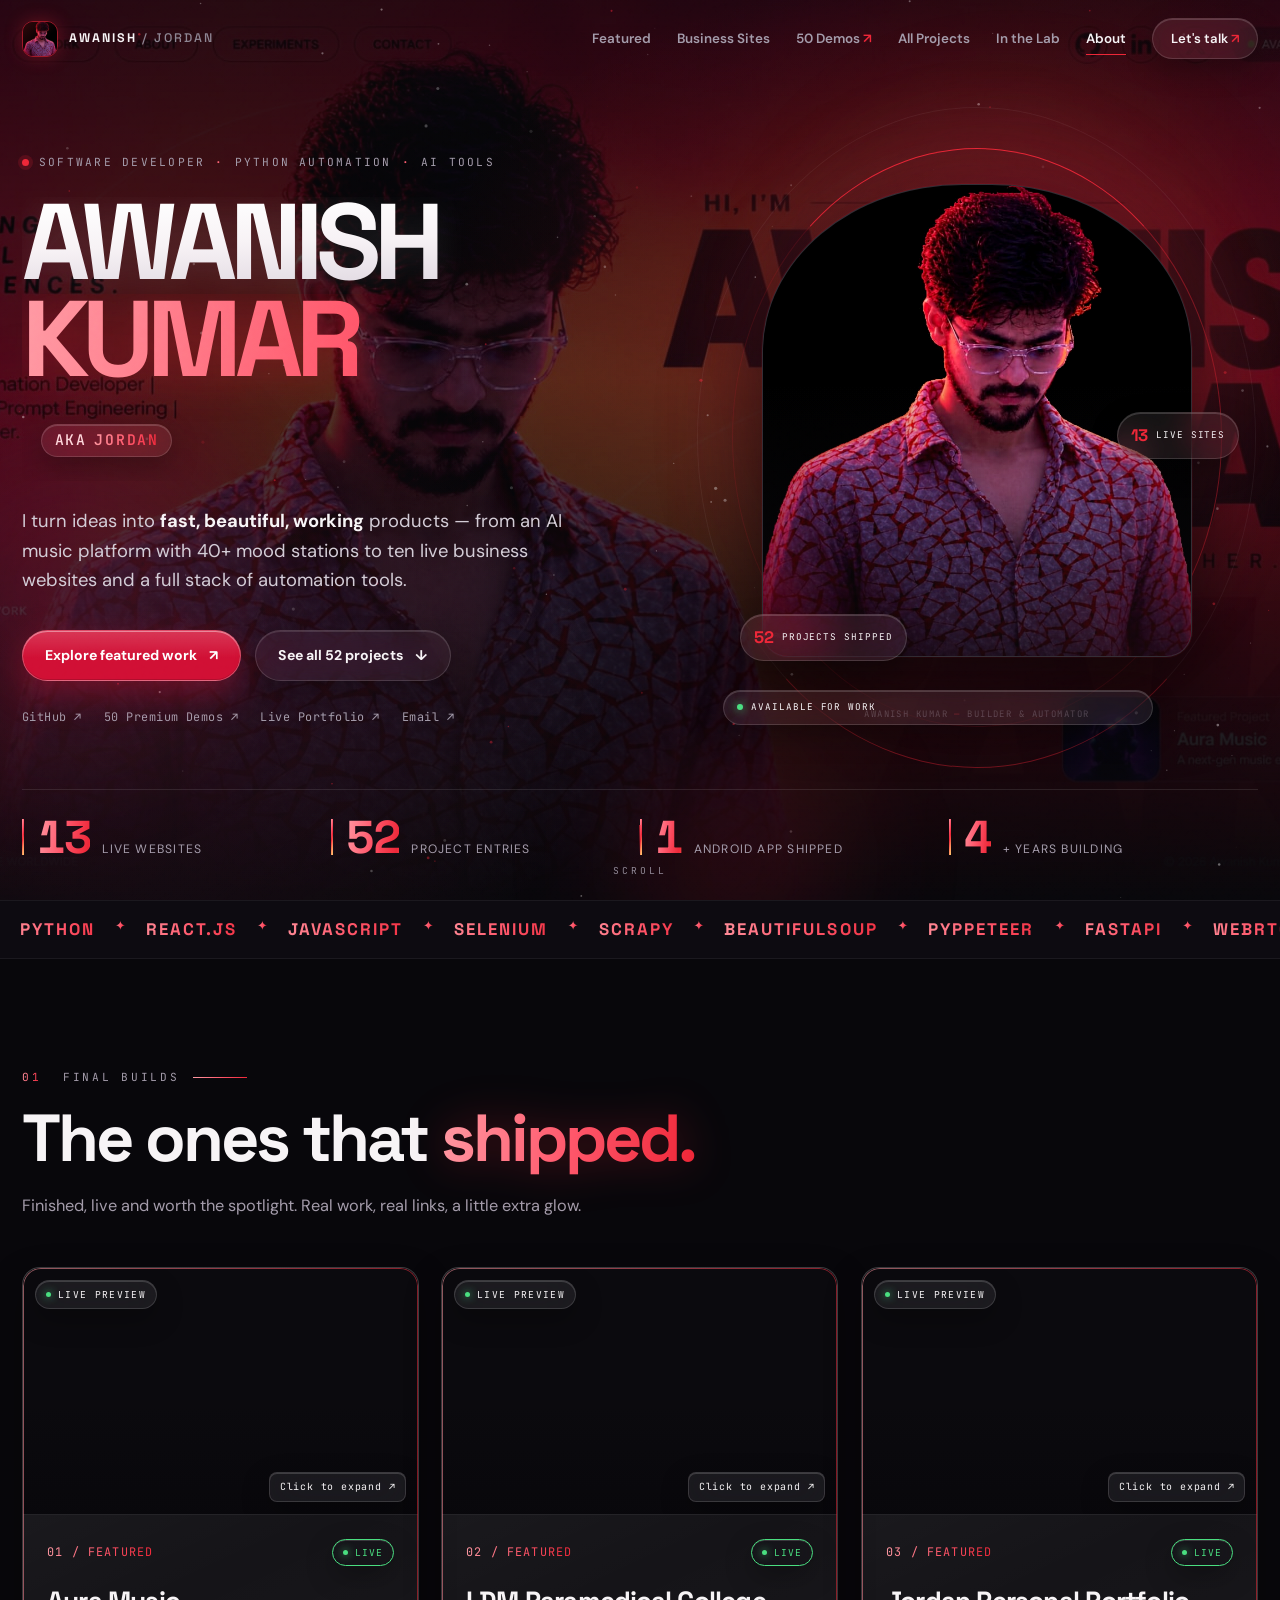
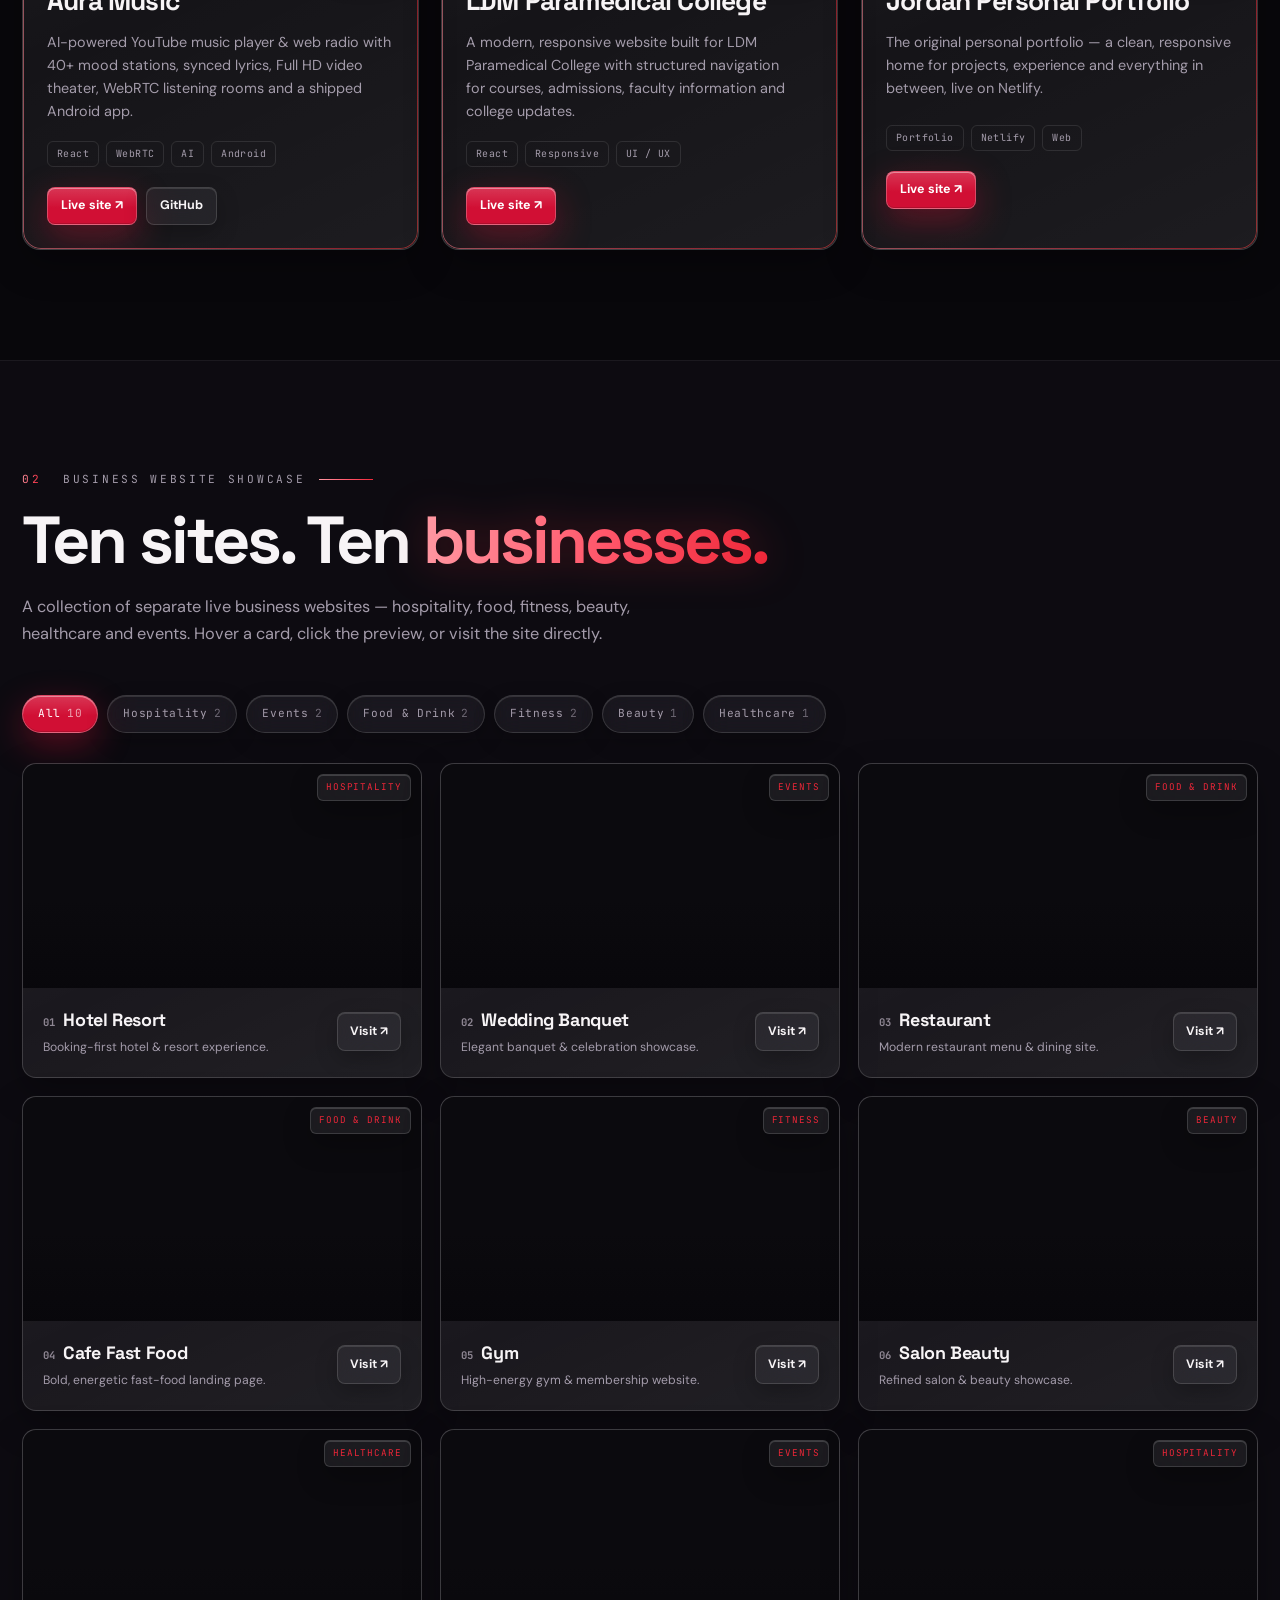
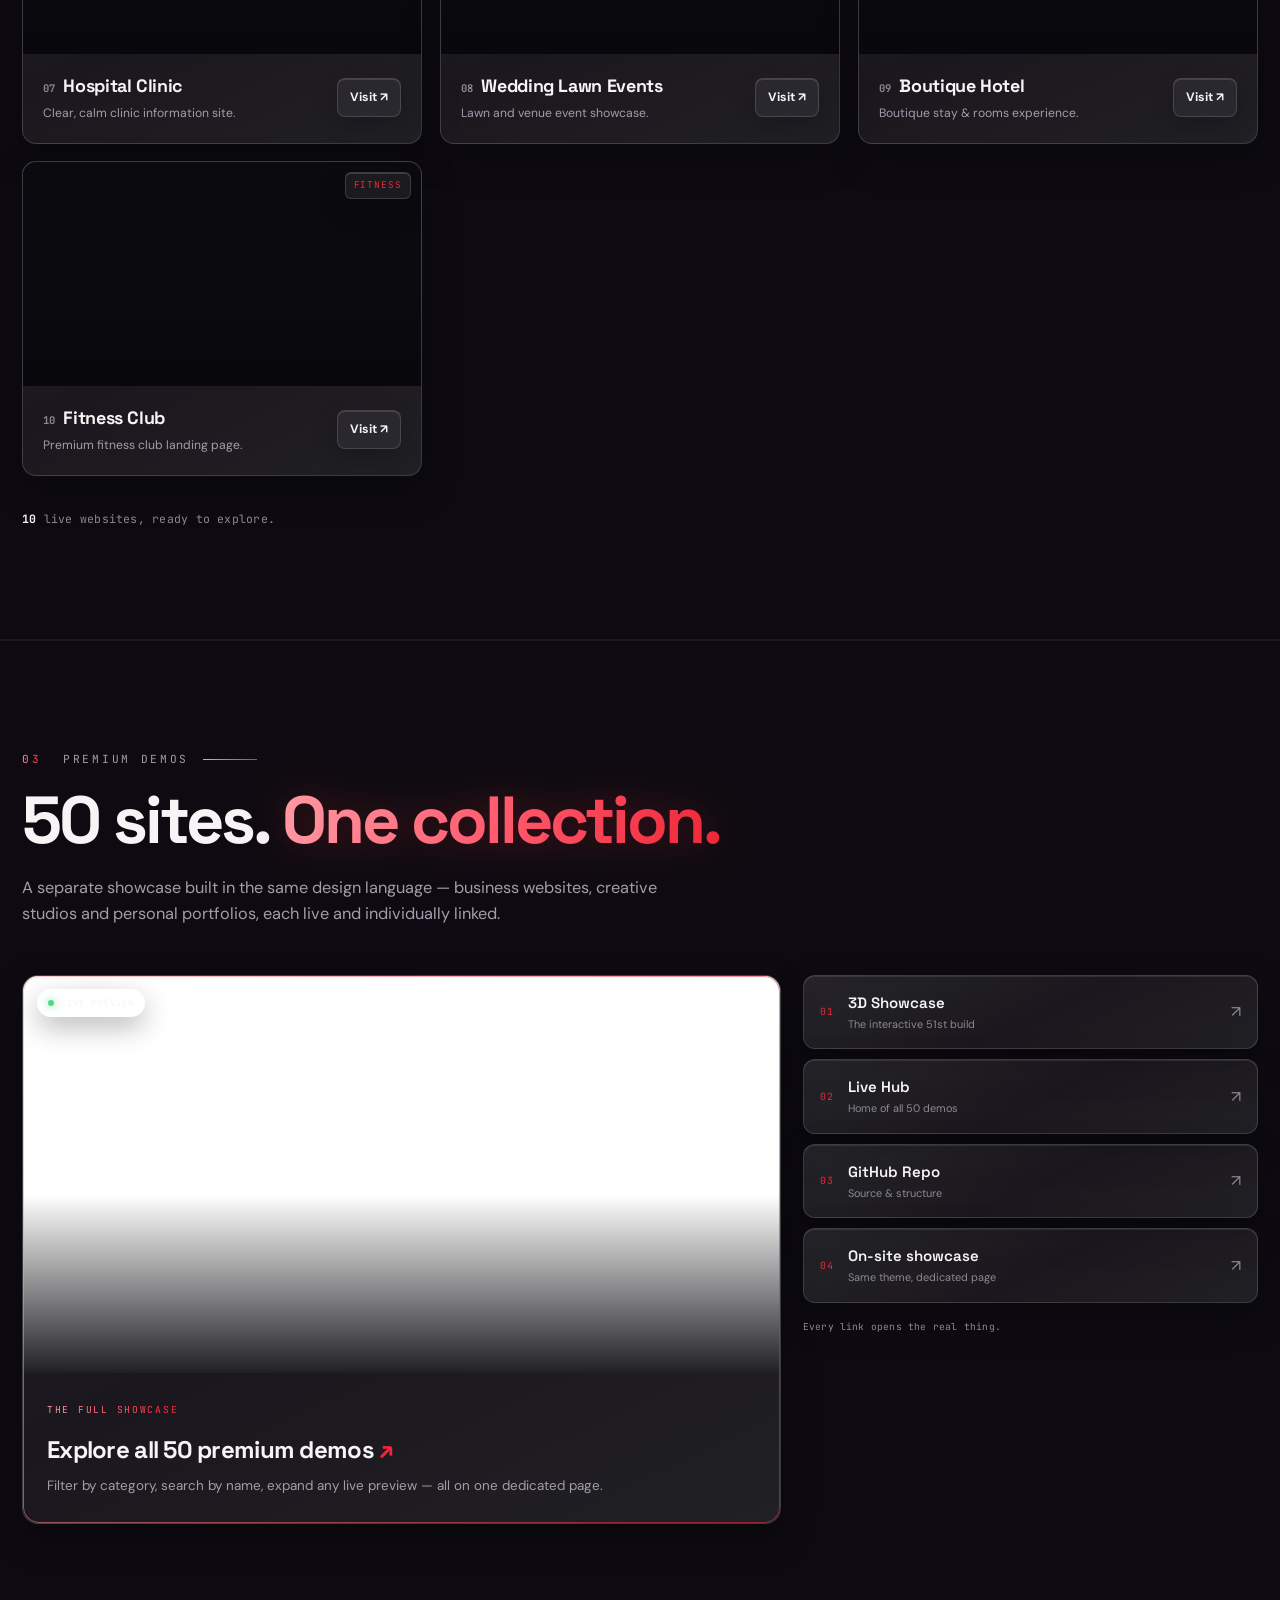
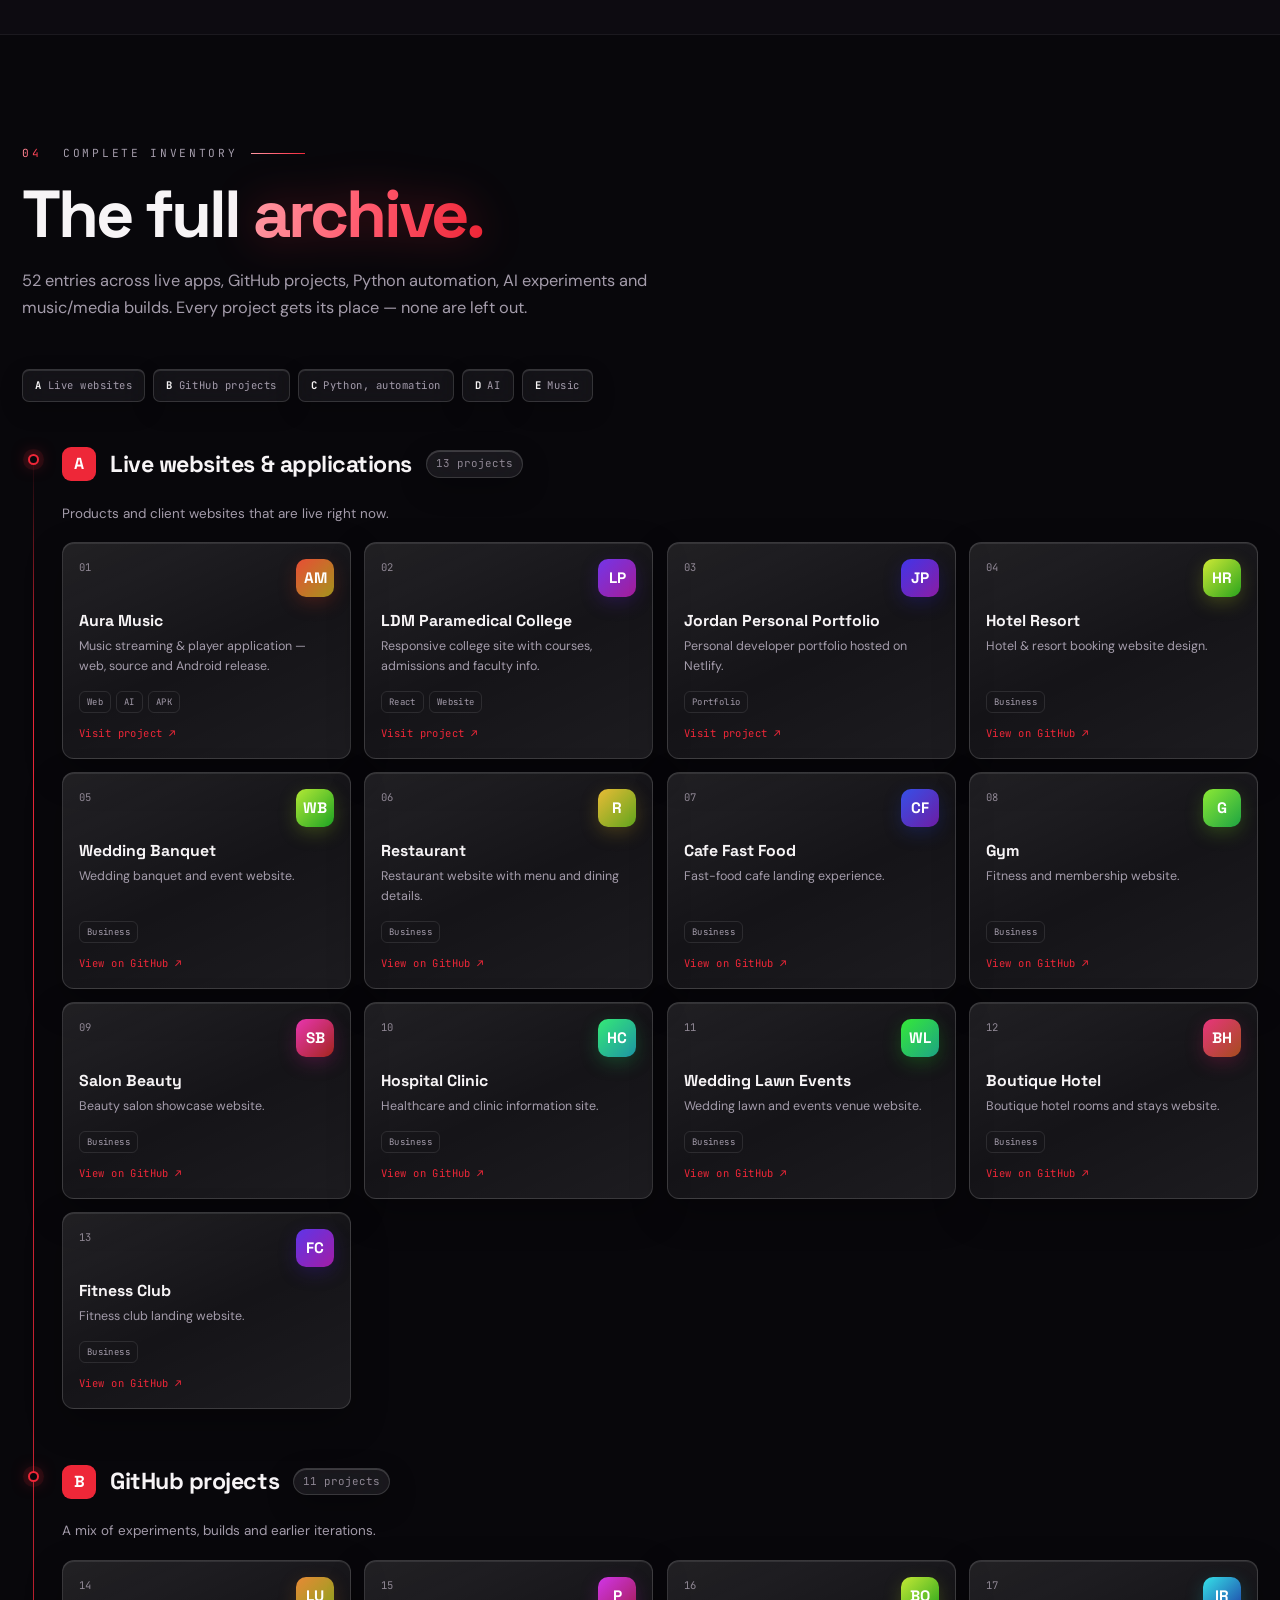
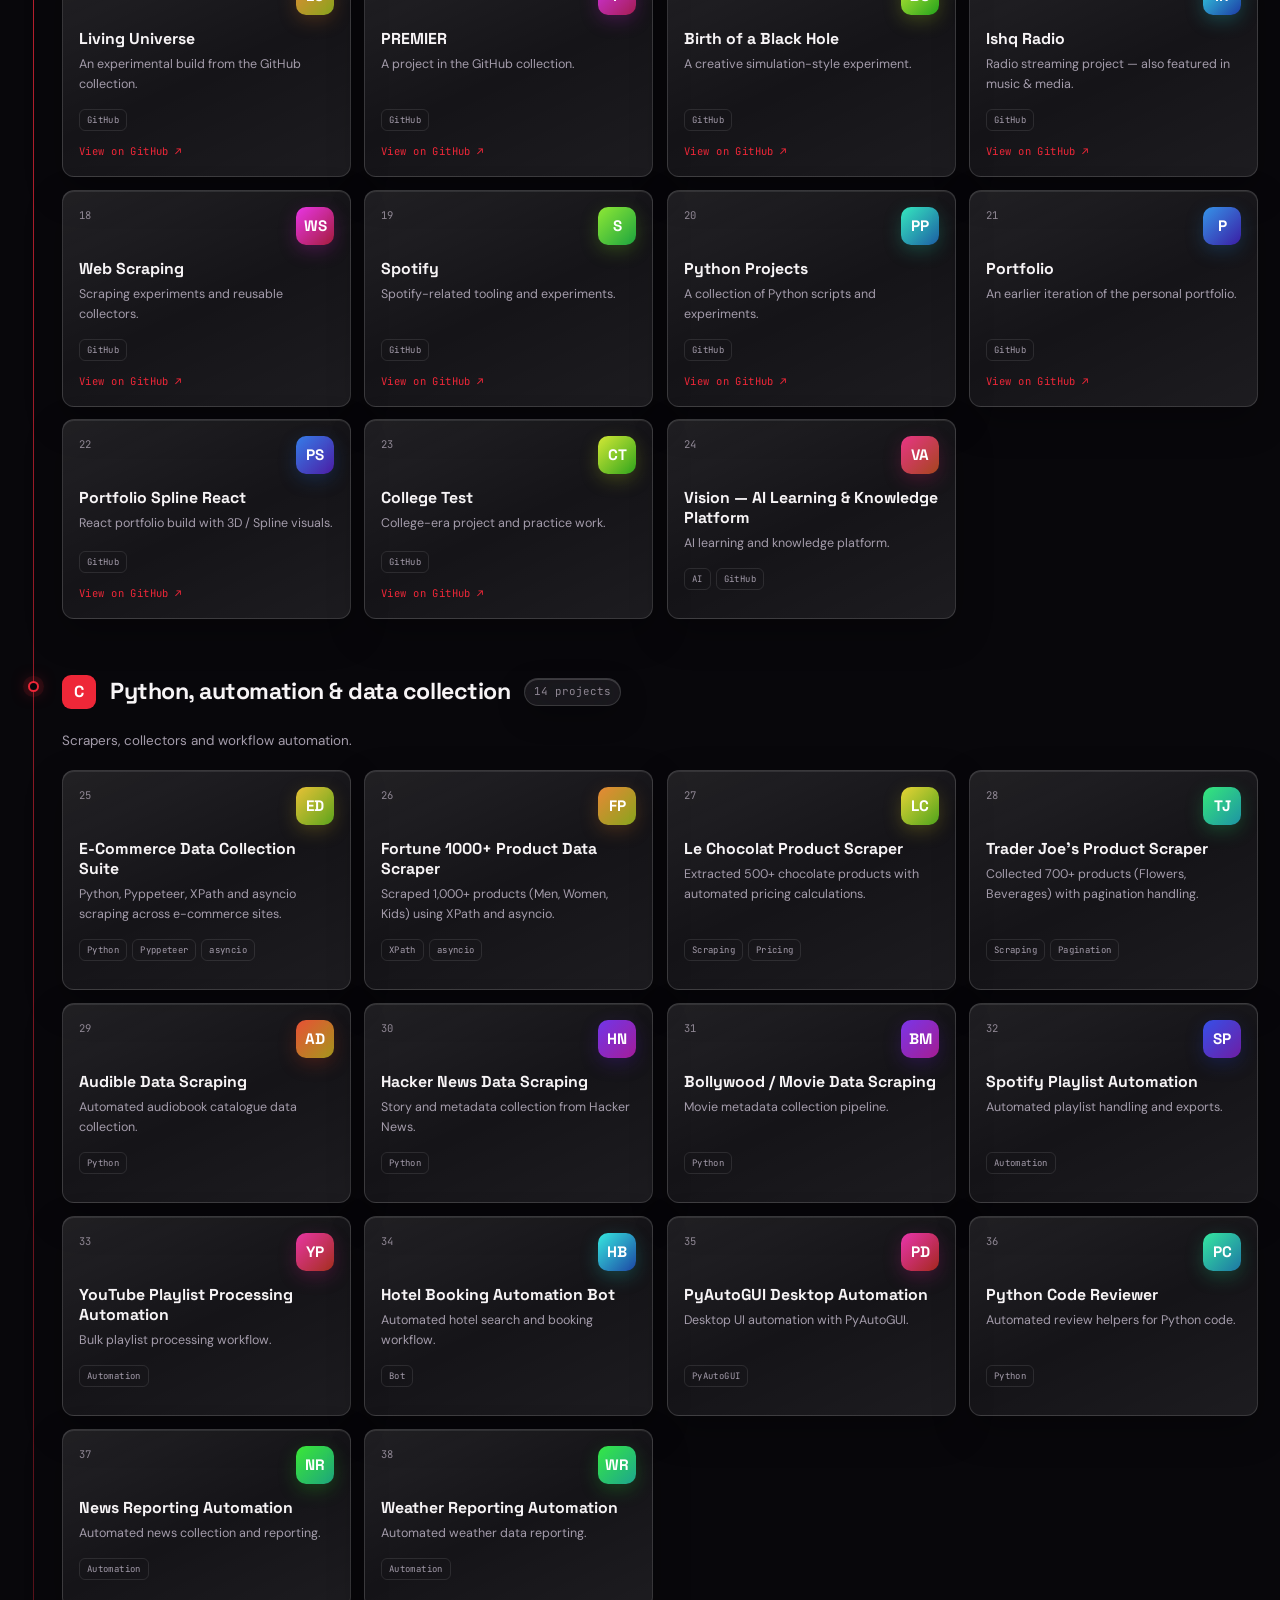
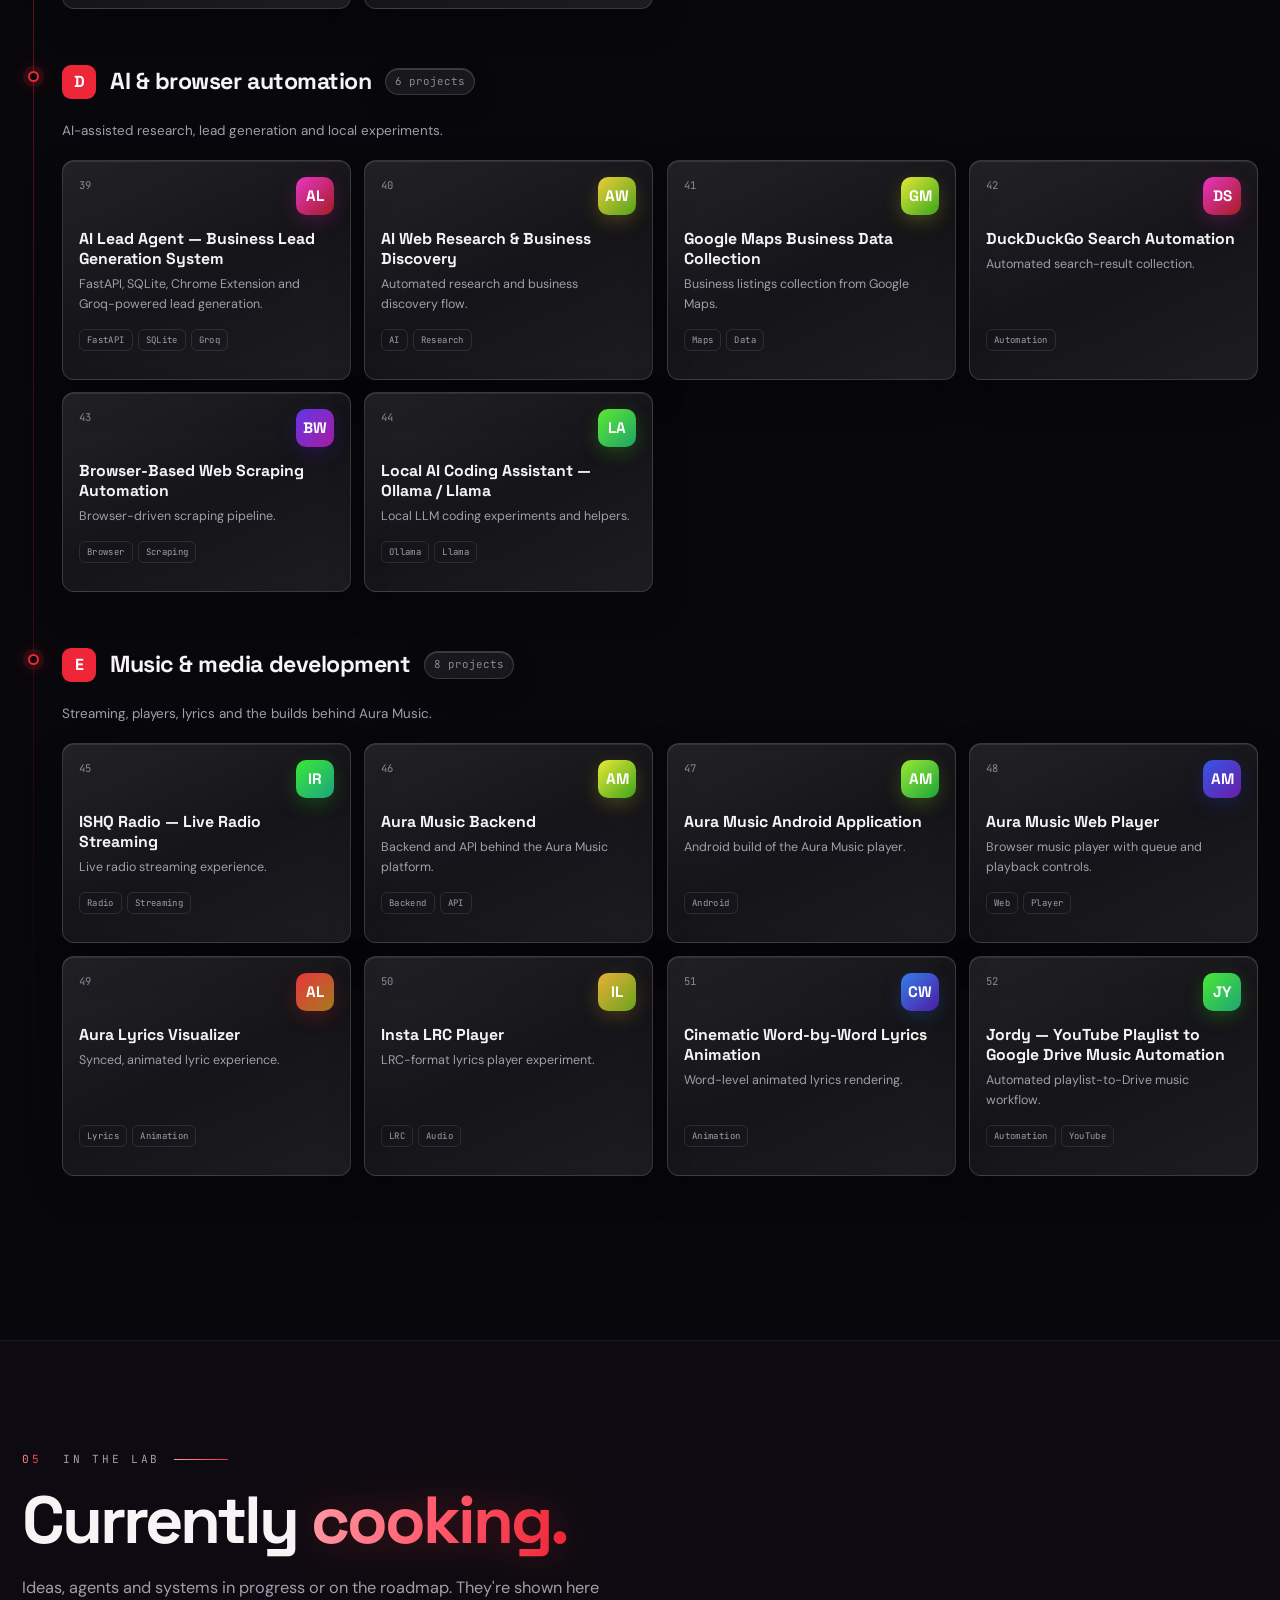
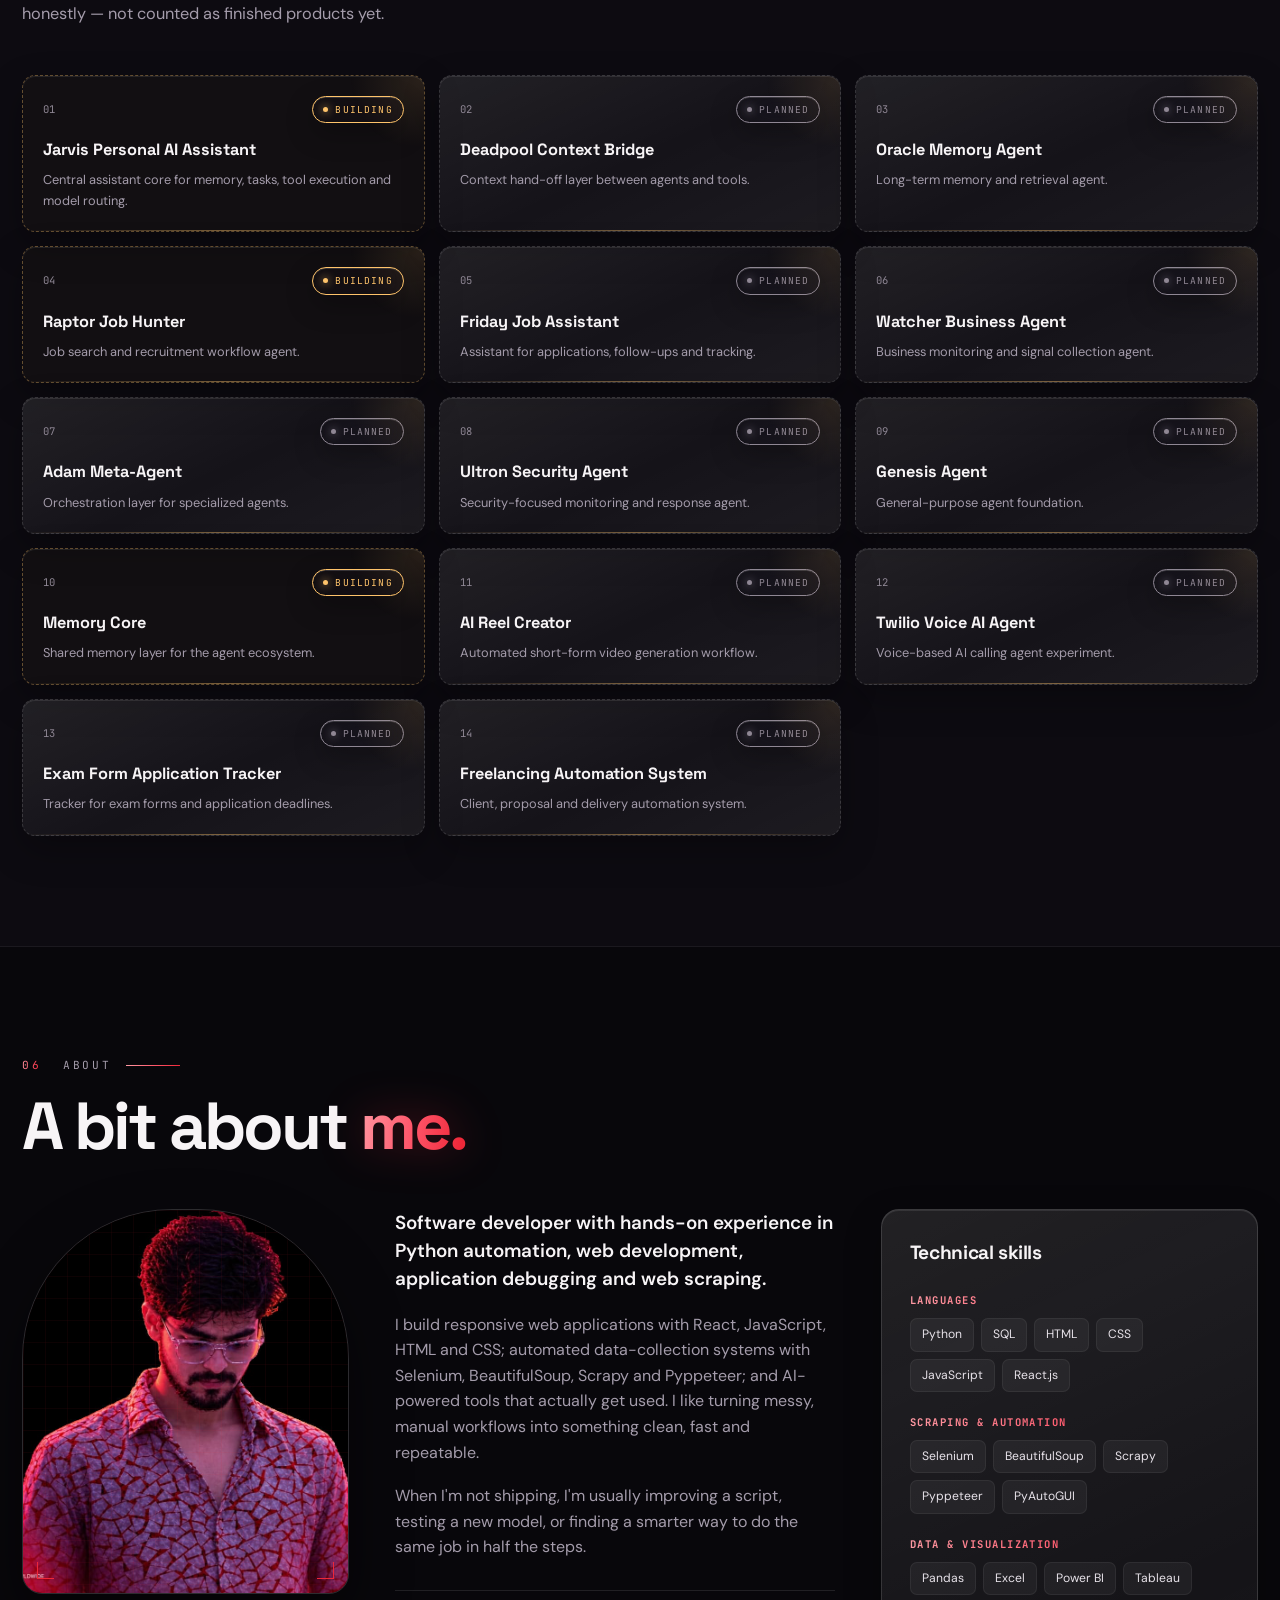
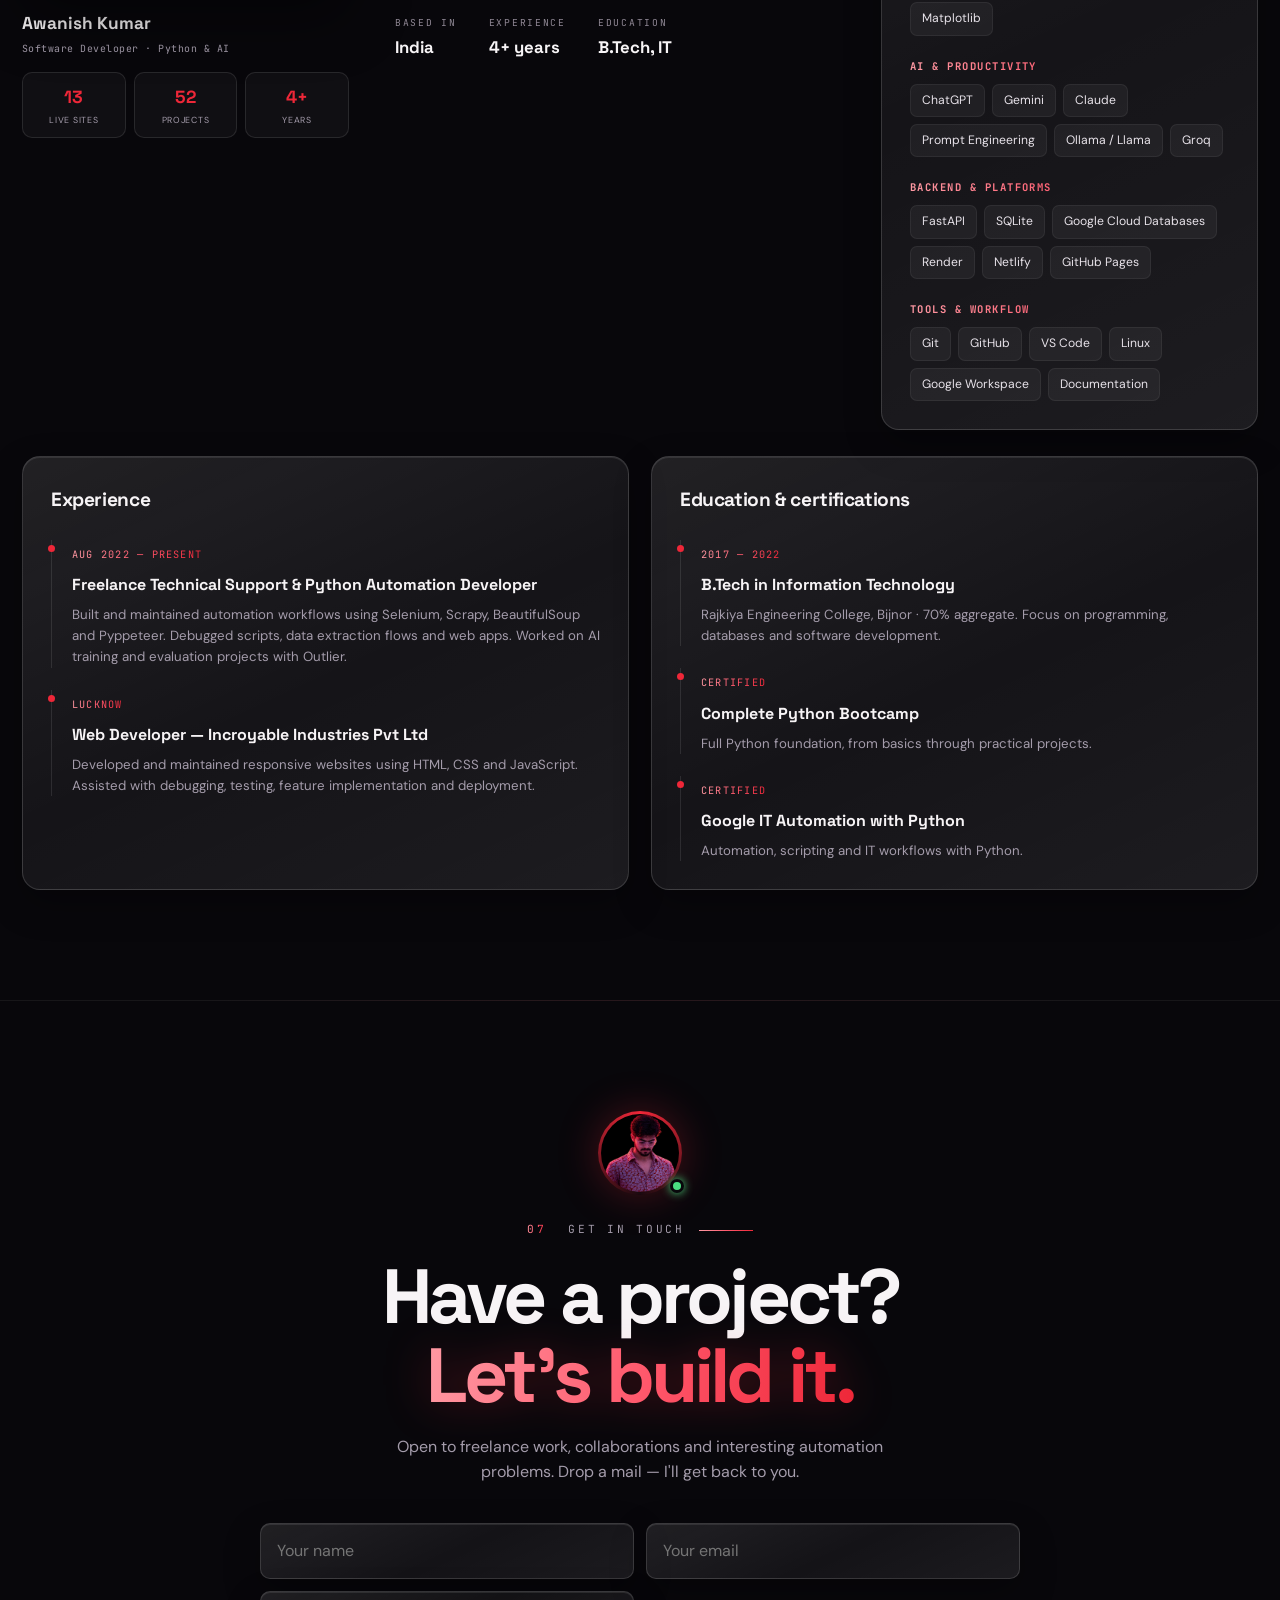
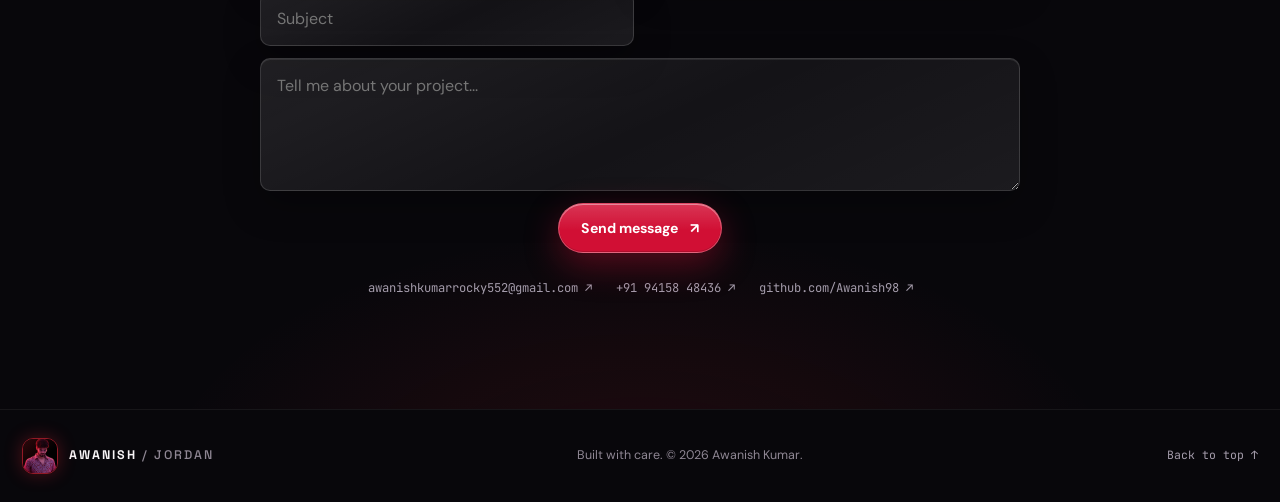
<file: index.html>
<!DOCTYPE html>
<html lang="en">
<head>
  <meta charset="utf-8">
  <meta name="viewport" content="width=device-width, initial-scale=1">
  <title>Awanish Kumar — Software Developer &amp; Automation Engineer</title>
  <meta name="description" content="Portfolio of Awanish Kumar (Jordan) — software developer building live websites, AI tools, music apps and automation systems. 13 live sites, 52 projects.">
  <meta name="theme-color" content="#08070b">
  <meta property="og:title" content="Awanish Kumar — Software Developer">
  <meta property="og:description" content="13 live websites · 52 projects · AI, automation and the web.">
  <meta property="og:type" content="website">

  <link rel="preconnect" href="https://fonts.googleapis.com">
  <link rel="preconnect" href="https://fonts.gstatic.com" crossorigin>
  <link href="https://fonts.googleapis.com/css2?family=DM+Sans:wght@400;500;600;700&family=JetBrains+Mono:wght@400;500;600&family=Space+Grotesk:wght@400;500;600;700&display=swap" rel="stylesheet">
  <link rel="stylesheet" href="styles.css">
  <link rel="stylesheet" href="glass.css">
</head>
<body>

  <!-- Ambient layers -->
  <div class="grain" aria-hidden="true"></div>
  <div class="cursor-dot" aria-hidden="true"></div>
  <div class="cursor-ring" aria-hidden="true"></div>
  <div class="scroll-progress" aria-hidden="true"><span id="progressBar"></span></div>

  <!-- Intro -->
  <div class="loader" id="loader" aria-hidden="true">
    <div class="loader-inner">
      <div class="loader-mark">A<span>.</span></div>
      <div class="loader-word">LOADING THE WORK</div>
      <div class="loader-line"><span></span></div>
    </div>
  </div>

  <!-- Navigation -->
  <header class="nav" id="nav">
    <a class="brand" href="#top" aria-label="Back to top">
      <span class="brand-avatar"><img src="pic.jpg" alt=""></span>
      <span class="brand-name">AWANISH <span>/ JORDAN</span></span>
    </a>
    <button class="nav-toggle" id="navToggle" aria-label="Toggle menu" aria-expanded="false">
      <span></span><span></span><span></span>
    </button>
    <nav class="nav-links" id="navLinks" aria-label="Main navigation">
      <a href="#featured" class="nav-link">Featured</a>
      <a href="#business" class="nav-link">Business Sites</a>
      <a href="showcase.html" class="nav-link">50 Demos <span class="nav-ext">↗</span></a>
      <a href="#archive" class="nav-link">All Projects</a>
      <a href="#lab" class="nav-link">In the Lab</a>
      <a href="#about" class="nav-link">About</a>
    </nav>
    <a class="nav-cta" href="#contact">Let's talk <span>↗</span></a>
  </header>

  <main>
    <!-- HERO -->
    <section class="hero" id="top">
      <div class="hero-media" aria-hidden="true">
        <img src="hero.jpg" alt="">
        <div class="hero-veil"></div>
      </div>
      <canvas id="starfield" aria-hidden="true"></canvas>
      <div class="orb orb-a" aria-hidden="true"></div>
      <div class="orb orb-b" aria-hidden="true"></div>
      <div class="orb orb-c" aria-hidden="true"></div>

      <div class="container hero-inner">
        <div class="hero-copy">
          <p class="eyebrow reveal"><span class="live-dot"></span> SOFTWARE DEVELOPER <b>·</b> PYTHON AUTOMATION <b>·</b> AI TOOLS</p>
          <h1 class="hero-title">
            <span class="line"><span class="name-first">AWANISH</span></span>
            <span class="line"><span class="outline">KUMAR</span><em>aka <b>JORDAN</b></em></span>
          </h1>
          <p class="hero-sub reveal">I turn ideas into <strong>fast, beautiful, working</strong> products — from an AI music platform with 40+ mood stations to ten live business websites and a full stack of automation tools.</p>
          <div class="hero-actions reveal">
            <a href="#featured" class="btn btn-primary magnetic">Explore featured work <span>↗</span></a>
            <a href="#archive" class="btn btn-ghost magnetic">See all 52 projects <span>↓</span></a>
          </div>
          <div class="hero-socials reveal">
            <a href="https://github.com/Awanish98" target="_blank" rel="noopener">GitHub ↗</a>
            <a href="showcase.html">50 Premium Demos ↗</a>
            <a href="https://jordan005.netlify.app" target="_blank" rel="noopener">Live Portfolio ↗</a>
            <a href="mailto:awanishkumarrocky552@gmail.com">Email ↗</a>
          </div>
        </div>

        <div class="hero-portrait reveal" data-d="2">
          <div class="portrait-aura"></div>
          <div class="portrait-orbit"></div>
          <div class="portrait-orbit orbit-two"></div>
          <div class="portrait-frame">
            <img src="pic.jpg" alt="Awanish Kumar" class="portrait-img">
            <span class="portrait-grain"></span>
            <span class="portrait-shine"></span>
            <span class="portrait-scan"></span>
          </div>
          <div class="float-badge badge-top"><span class="tiny-pulse"></span> AVAILABLE FOR WORK</div>
          <div class="float-badge badge-right"><strong>13</strong><span>LIVE SITES</span></div>
          <div class="float-badge badge-bottom"><strong>52</strong><span>PROJECTS SHIPPED</span></div>
          <div class="portrait-label">AWANISH KUMAR <span>—</span> BUILDER &amp; AUTOMATOR</div>
        </div>
      </div>

      <div class="container hero-stats">
        <div class="stat reveal"><strong data-count="13">0</strong><span>Live websites</span></div>
        <div class="stat reveal"><strong data-count="52">0</strong><span>Project entries</span></div>
        <div class="stat reveal"><strong data-count="1">0</strong><span>Android app shipped</span></div>
        <div class="stat reveal"><strong data-count="4">0</strong><span>+ years building</span></div>
      </div>

      <a class="scroll-cue" href="#featured" aria-label="Scroll to featured work"><span></span>SCROLL</a>
    </section>

    <!-- TICKER -->
    <div class="ticker" aria-hidden="true">
      <div class="ticker-track">
        <span>PYTHON</span><i>✦</i><span>REACT.JS</span><i>✦</i><span>JAVASCRIPT</span><i>✦</i><span>SELENIUM</span><i>✦</i><span>SCRAPY</span><i>✦</i><span>BEAUTIFULSOUP</span><i>✦</i><span>PYPPETEER</span><i>✦</i><span>FASTAPI</span><i>✦</i><span>WEBRTC</span><i>✦</i><span>SQL</span><i>✦</i><span>GIT &amp; GITHUB</span><i>✦</i>
        <span>PYTHON</span><i>✦</i><span>REACT.JS</span><i>✦</i><span>JAVASCRIPT</span><i>✦</i><span>SELENIUM</span><i>✦</i><span>SCRAPY</span><i>✦</i><span>BEAUTIFULSOUP</span><i>✦</i><span>PYPPETEER</span><i>✦</i><span>FASTAPI</span><i>✦</i><span>WEBRTC</span><i>✦</i><span>SQL</span><i>✦</i><span>GIT &amp; GITHUB</span><i>✦</i>
      </div>
    </div>

    <!-- FEATURED / FINAL BUILDS -->
    <section class="section" id="featured">
      <div class="container">
        <header class="section-head">
          <div class="section-kicker reveal"><span>01</span> FINAL BUILDS</div>
          <h2 class="section-title reveal">The ones that <em>shipped.</em></h2>
          <p class="section-desc reveal">Finished, live and worth the spotlight. Real work, real links, a little extra glow.</p>
        </header>
        <div class="featured-grid" id="featuredGrid"></div>
      </div>
    </section>

    <!-- BUSINESS WEBSITE SHOWCASE -->
    <section class="section section-alt" id="business">
      <div class="container">
        <header class="section-head">
          <div class="section-kicker reveal"><span>02</span> BUSINESS WEBSITE SHOWCASE</div>
          <h2 class="section-title reveal">Ten sites. Ten <em>businesses.</em></h2>
          <p class="section-desc reveal">A collection of separate live business websites — hospitality, food, fitness, beauty, healthcare and events. Hover a card, click the preview, or visit the site directly.</p>
        </header>
        <div class="filters reveal" id="businessFilters" role="group" aria-label="Filter business websites"></div>
        <div class="business-grid" id="businessGrid"></div>
        <p class="section-footnote reveal"><strong id="businessCount">10</strong> live websites, ready to explore.</p>
      </div>
    </section>

    <!-- PREMIUM DEMOS COLLECTION -->
    <section class="section section-alt demos-promo" id="demos">
      <div class="orb orb-e" aria-hidden="true"></div>
      <div class="container">
        <header class="section-head">
          <div class="section-kicker reveal"><span>03</span> PREMIUM DEMOS</div>
          <h2 class="section-title reveal">50 sites. <em>One collection.</em></h2>
          <p class="section-desc reveal">A separate showcase built in the same design language — business websites, creative studios and personal portfolios, each live and individually linked.</p>
        </header>
        <div class="promo-grid">
          <a class="promo-feature reveal" href="showcase.html" aria-label="Open the 50 premium demos showcase">
            <div class="promo-stage">
              <iframe src="https://awanish98.github.io/premium-web-demos/51-developer-showcase/" loading="lazy" referrerpolicy="no-referrer" title="3D showcase preview" tabindex="-1"></iframe>
              <span class="promo-live"><i></i> LIVE PREVIEW</span>
            </div>
            <div class="promo-feature-body">
              <span class="promo-tag">THE FULL SHOWCASE</span>
              <h3>Explore all 50 premium demos <span>↗</span></h3>
              <p>Filter by category, search by name, expand any live preview — all on one dedicated page.</p>
            </div>
          </a>
          <div class="promo-side reveal" data-d="1">
            <a class="promo-link" href="https://awanish98.github.io/premium-web-demos/51-developer-showcase/" target="_blank" rel="noopener">
              <span class="promo-link-n">01</span>
              <span><strong>3D Showcase</strong><small>The interactive 51st build</small></span>
              <b>↗</b>
            </a>
            <a class="promo-link" href="https://awanish98.github.io/premium-web-demos/" target="_blank" rel="noopener">
              <span class="promo-link-n">02</span>
              <span><strong>Live Hub</strong><small>Home of all 50 demos</small></span>
              <b>↗</b>
            </a>
            <a class="promo-link" href="https://github.com/Awanish98/premium-web-demos" target="_blank" rel="noopener">
              <span class="promo-link-n">03</span>
              <span><strong>GitHub Repo</strong><small>Source &amp; structure</small></span>
              <b>↗</b>
            </a>
            <a class="promo-link" href="showcase.html">
              <span class="promo-link-n">04</span>
              <span><strong>On-site showcase</strong><small>Same theme, dedicated page</small></span>
              <b>↗</b>
            </a>
            <p class="promo-foot">Every link opens the real thing.</p>
          </div>
        </div>
      </div>
    </section>

    <!-- FULL ARCHIVE -->
    <section class="section" id="archive">
      <div class="container">
        <header class="section-head">
          <div class="section-kicker reveal"><span>04</span> COMPLETE INVENTORY</div>
          <h2 class="section-title reveal">The full <em>archive.</em></h2>
          <p class="section-desc reveal">52 entries across live apps, GitHub projects, Python automation, AI experiments and music/media builds. Every project gets its place — none are left out.</p>
        </header>
        <div class="archive-jump reveal" id="archiveJump"></div>
        <div class="timeline" id="archiveTimeline"></div>
      </div>
    </section>

    <!-- IN THE LAB -->
    <section class="section section-alt" id="lab">
      <div class="container">
        <header class="section-head">
          <div class="section-kicker reveal"><span>05</span> IN THE LAB</div>
          <h2 class="section-title reveal">Currently <em>cooking.</em></h2>
          <p class="section-desc reveal">Ideas, agents and systems in progress or on the roadmap. They're shown here honestly — not counted as finished products yet.</p>
        </header>
        <div class="lab-grid" id="labGrid"></div>
      </div>
    </section>

    <!-- ABOUT -->
    <section class="section" id="about">
      <div class="container">
        <header class="section-head">
          <div class="section-kicker reveal"><span>06</span> ABOUT</div>
          <h2 class="section-title reveal">A bit about <em>me.</em></h2>
        </header>
        <div class="about-grid">
          <div class="about-photo reveal">
            <div class="about-photo-inner">
              <img src="pic.jpg" alt="Awanish Kumar">
              <span class="photo-grid"></span>
              <span class="photo-corner c1"></span><span class="photo-corner c2"></span>
              <span class="photo-corner c3"></span><span class="photo-corner c4"></span>
            </div>
            <div class="about-photo-cap">
              <strong>Awanish Kumar</strong>
              <span>Software Developer · Python &amp; AI</span>
            </div>
            <div class="photo-mini-row">
              <div><strong>13</strong><span>Live sites</span></div>
              <div><strong>52</strong><span>Projects</span></div>
              <div><strong>4+</strong><span>Years</span></div>
            </div>
          </div>

          <div class="about-copy reveal">
            <p class="lead">Software developer with hands-on experience in Python automation, web development, application debugging and web scraping.</p>
            <p>I build responsive web applications with React, JavaScript, HTML and CSS; automated data-collection systems with Selenium, BeautifulSoup, Scrapy and Pyppeteer; and AI-powered tools that actually get used. I like turning messy, manual workflows into something clean, fast and repeatable.</p>
            <p>When I'm not shipping, I'm usually improving a script, testing a new model, or finding a smarter way to do the same job in half the steps.</p>
            <div class="about-meta">
              <div><span>BASED IN</span><strong>India</strong></div>
              <div><span>EXPERIENCE</span><strong>4+ years</strong></div>
              <div><span>EDUCATION</span><strong>B.Tech, IT</strong></div>
            </div>
          </div>

          <div class="about-panel reveal">
            <h3 class="panel-title">Technical skills</h3>
            <div class="skill-groups" id="skillGroups"></div>
          </div>
        </div>

        <div class="two-col">
          <div class="panel reveal">
            <h3 class="panel-title">Experience</h3>
            <div class="timeline-list">
              <div class="tl-item">
                <span class="tl-date">AUG 2022 — PRESENT</span>
                <h4>Freelance Technical Support &amp; Python Automation Developer</h4>
                <p>Built and maintained automation workflows using Selenium, Scrapy, BeautifulSoup and Pyppeteer. Debugged scripts, data extraction flows and web apps. Worked on AI training and evaluation projects with Outlier.</p>
              </div>
              <div class="tl-item">
                <span class="tl-date">LUCKNOW</span>
                <h4>Web Developer — Incroyable Industries Pvt Ltd</h4>
                <p>Developed and maintained responsive websites using HTML, CSS and JavaScript. Assisted with debugging, testing, feature implementation and deployment.</p>
              </div>
            </div>
          </div>
          <div class="panel reveal">
            <h3 class="panel-title">Education &amp; certifications</h3>
            <div class="timeline-list">
              <div class="tl-item">
                <span class="tl-date">2017 — 2022</span>
                <h4>B.Tech in Information Technology</h4>
                <p>Rajkiya Engineering College, Bijnor · 70% aggregate. Focus on programming, databases and software development.</p>
              </div>
              <div class="tl-item">
                <span class="tl-date">CERTIFIED</span>
                <h4>Complete Python Bootcamp</h4>
                <p>Full Python foundation, from basics through practical projects.</p>
              </div>
              <div class="tl-item">
                <span class="tl-date">CERTIFIED</span>
                <h4>Google IT Automation with Python</h4>
                <p>Automation, scripting and IT workflows with Python.</p>
              </div>
            </div>
          </div>
        </div>
      </div>
    </section>

    <!-- CONTACT -->
    <section class="section contact" id="contact">
      <div class="orb orb-d" aria-hidden="true"></div>
      <div class="container contact-inner">
        <div class="contact-avatar reveal"><img src="pic.jpg" alt=""><span></span></div>
        <div class="section-kicker reveal"><span>07</span> GET IN TOUCH</div>
        <h2 class="contact-title reveal">Have a project?<br><em>Let's build it.</em></h2>
        <p class="contact-sub reveal">Open to freelance work, collaborations and interesting automation problems. Drop a mail — I'll get back to you.</p>
        <form class="contact-form reveal" id="contactForm">
          <input type="text" id="cfName" placeholder="Your name" required>
          <input type="email" id="cfEmail" placeholder="Your email" required>
          <input type="text" id="cfSubject" placeholder="Subject">
          <textarea id="cfMessage" rows="4" placeholder="Tell me about your project..." required></textarea>
          <button class="btn btn-primary" type="submit">Send message <span>↗</span></button>
        </form>
        <div class="contact-direct reveal">
          <a href="mailto:awanishkumarrocky552@gmail.com">awanishkumarrocky552@gmail.com ↗</a>
          <a href="tel:9415848436">+91 94158 48436 ↗</a>
          <a href="https://github.com/Awanish98" target="_blank" rel="noopener">github.com/Awanish98 ↗</a>
        </div>
      </div>
    </section>
  </main>

  <footer class="footer">
    <div class="container footer-inner">
      <div class="brand"><span class="brand-avatar"><img src="pic.jpg" alt=""></span><span class="brand-name">AWANISH <span>/ JORDAN</span></span></div>
      <p>Built with care. © <span id="year"></span> Awanish Kumar.</p>
      <a href="#top" class="back-top">Back to top ↑</a>
    </div>
  </footer>

  <!-- Floating progress / back to top -->
  <button class="to-top" id="toTop" aria-label="Back to top">
    <svg viewBox="0 0 44 44" aria-hidden="true">
      <circle class="to-top-track" cx="22" cy="22" r="20"></circle>
      <circle class="to-top-fill" id="toTopFill" cx="22" cy="22" r="20"></circle>
    </svg>
    <span>↑</span>
  </button>

  <!-- Live preview modal -->
  <div class="modal" id="previewModal" role="dialog" aria-modal="true" aria-label="Live website preview" hidden>
    <div class="modal-backdrop" data-close></div>
    <div class="modal-box">
      <div class="modal-bar">
        <span class="modal-dots"><i></i><i></i><i></i></span>
        <span class="modal-url" id="modalUrl"></span>
        <div class="modal-actions">
          <a id="modalOpen" href="#" target="_blank" rel="noopener">Open site ↗</a>
          <button type="button" data-close aria-label="Close preview">✕</button>
        </div>
      </div>
      <iframe id="modalFrame" title="Live website preview" loading="lazy" referrerpolicy="no-referrer"></iframe>
    </div>
  </div>

  <script src="script.js"></script>
</body>
</html>
</file>
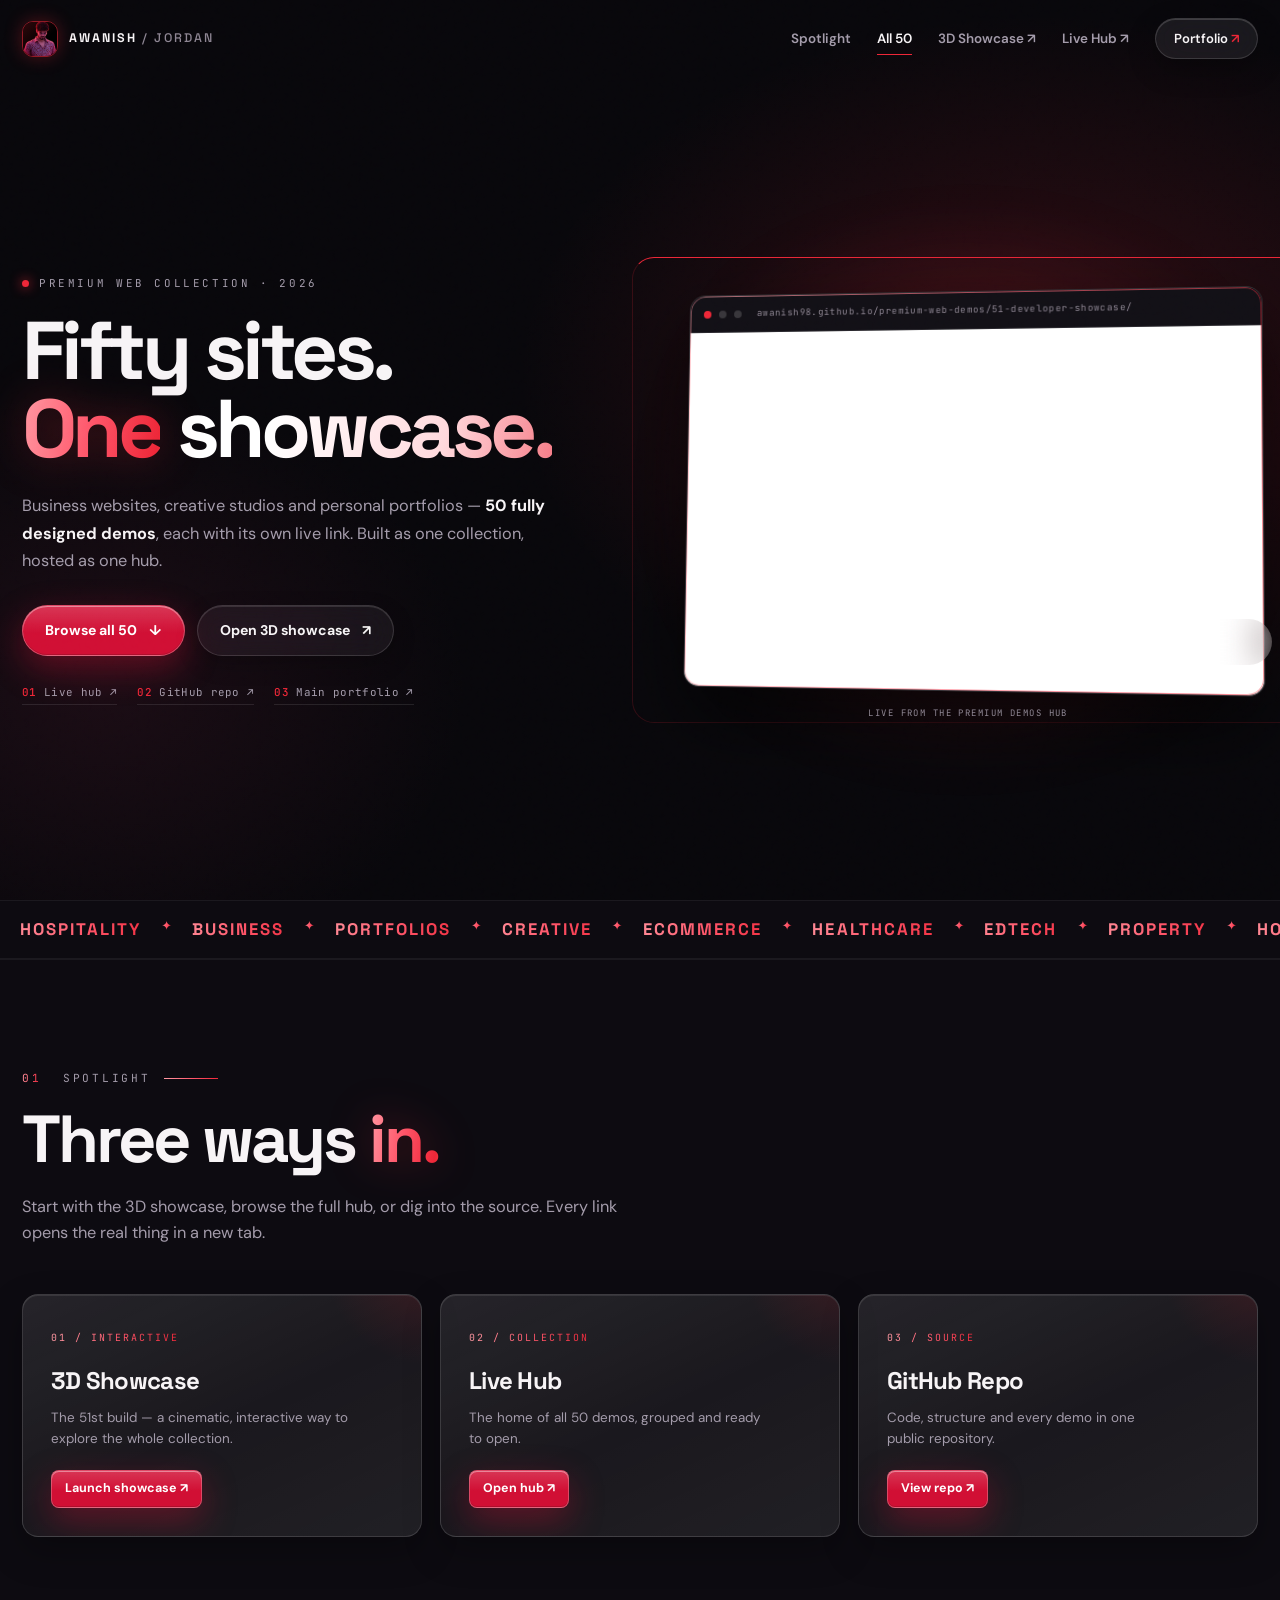
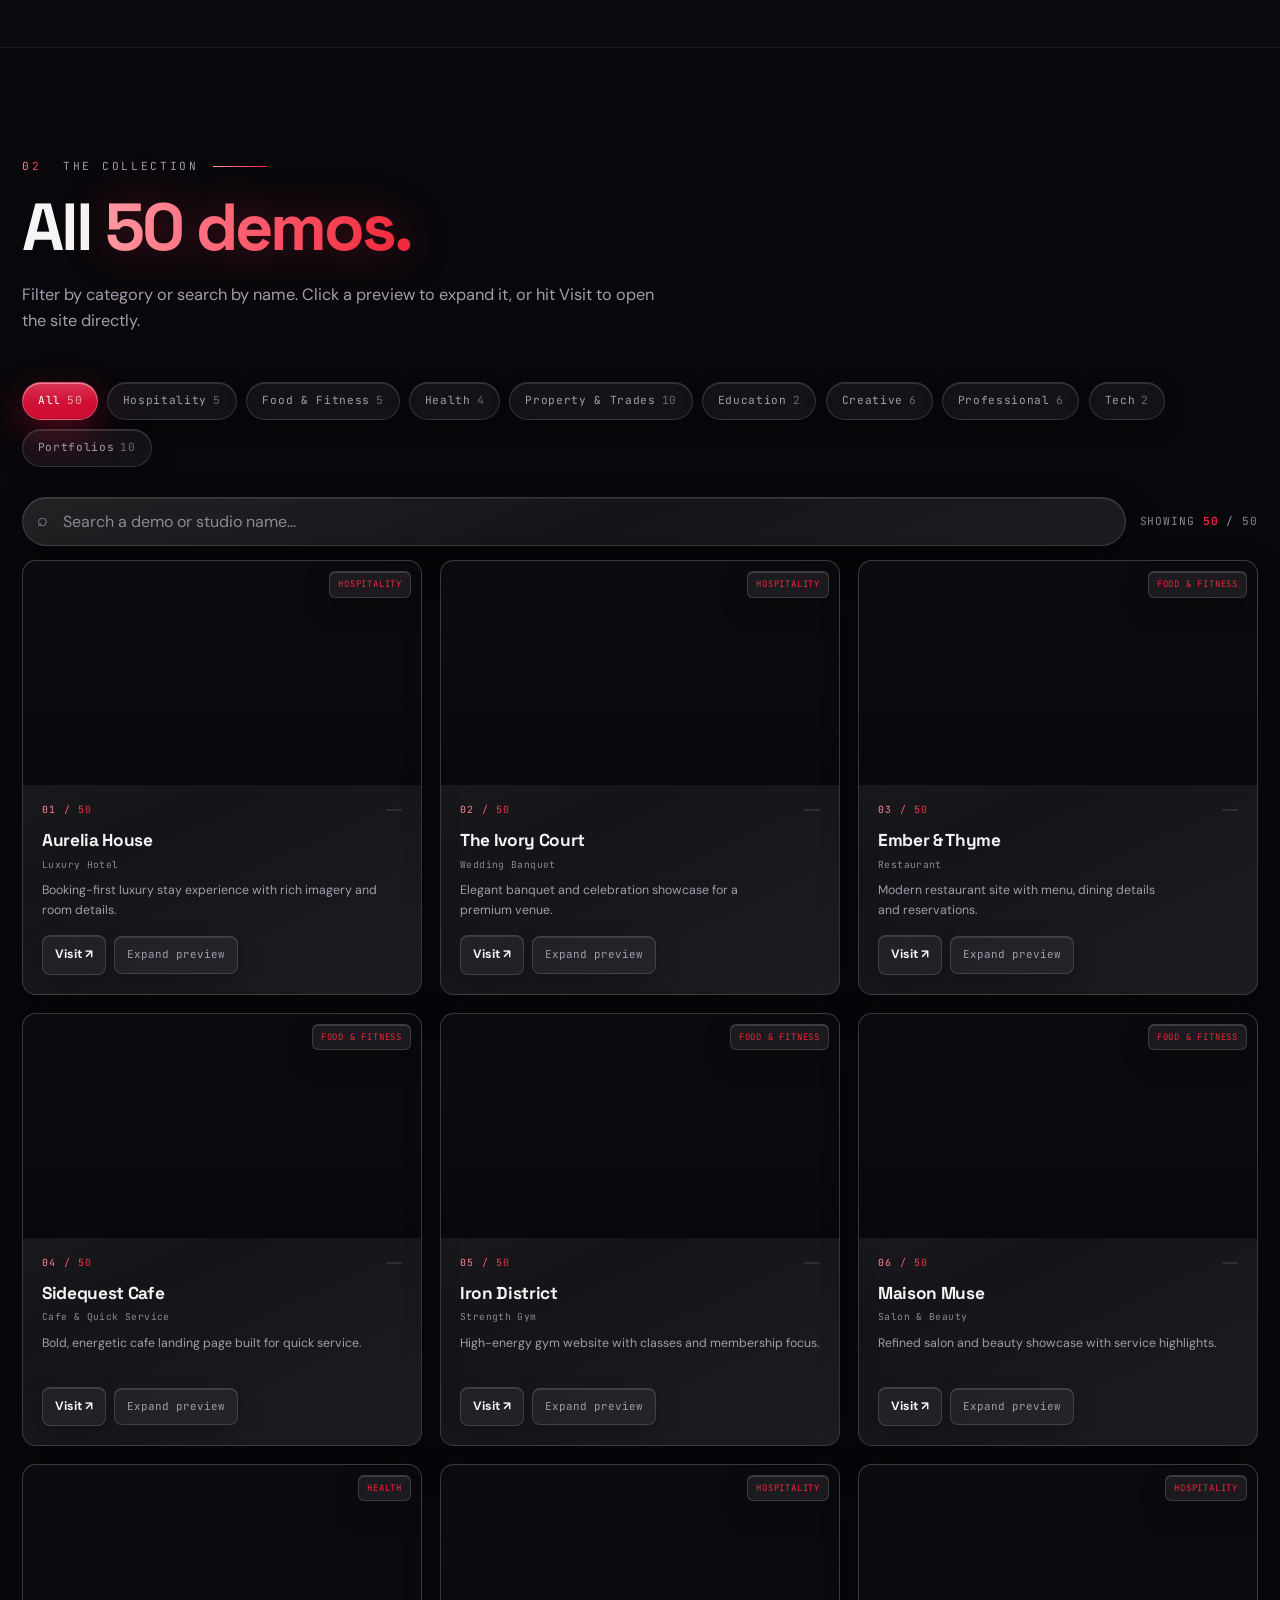
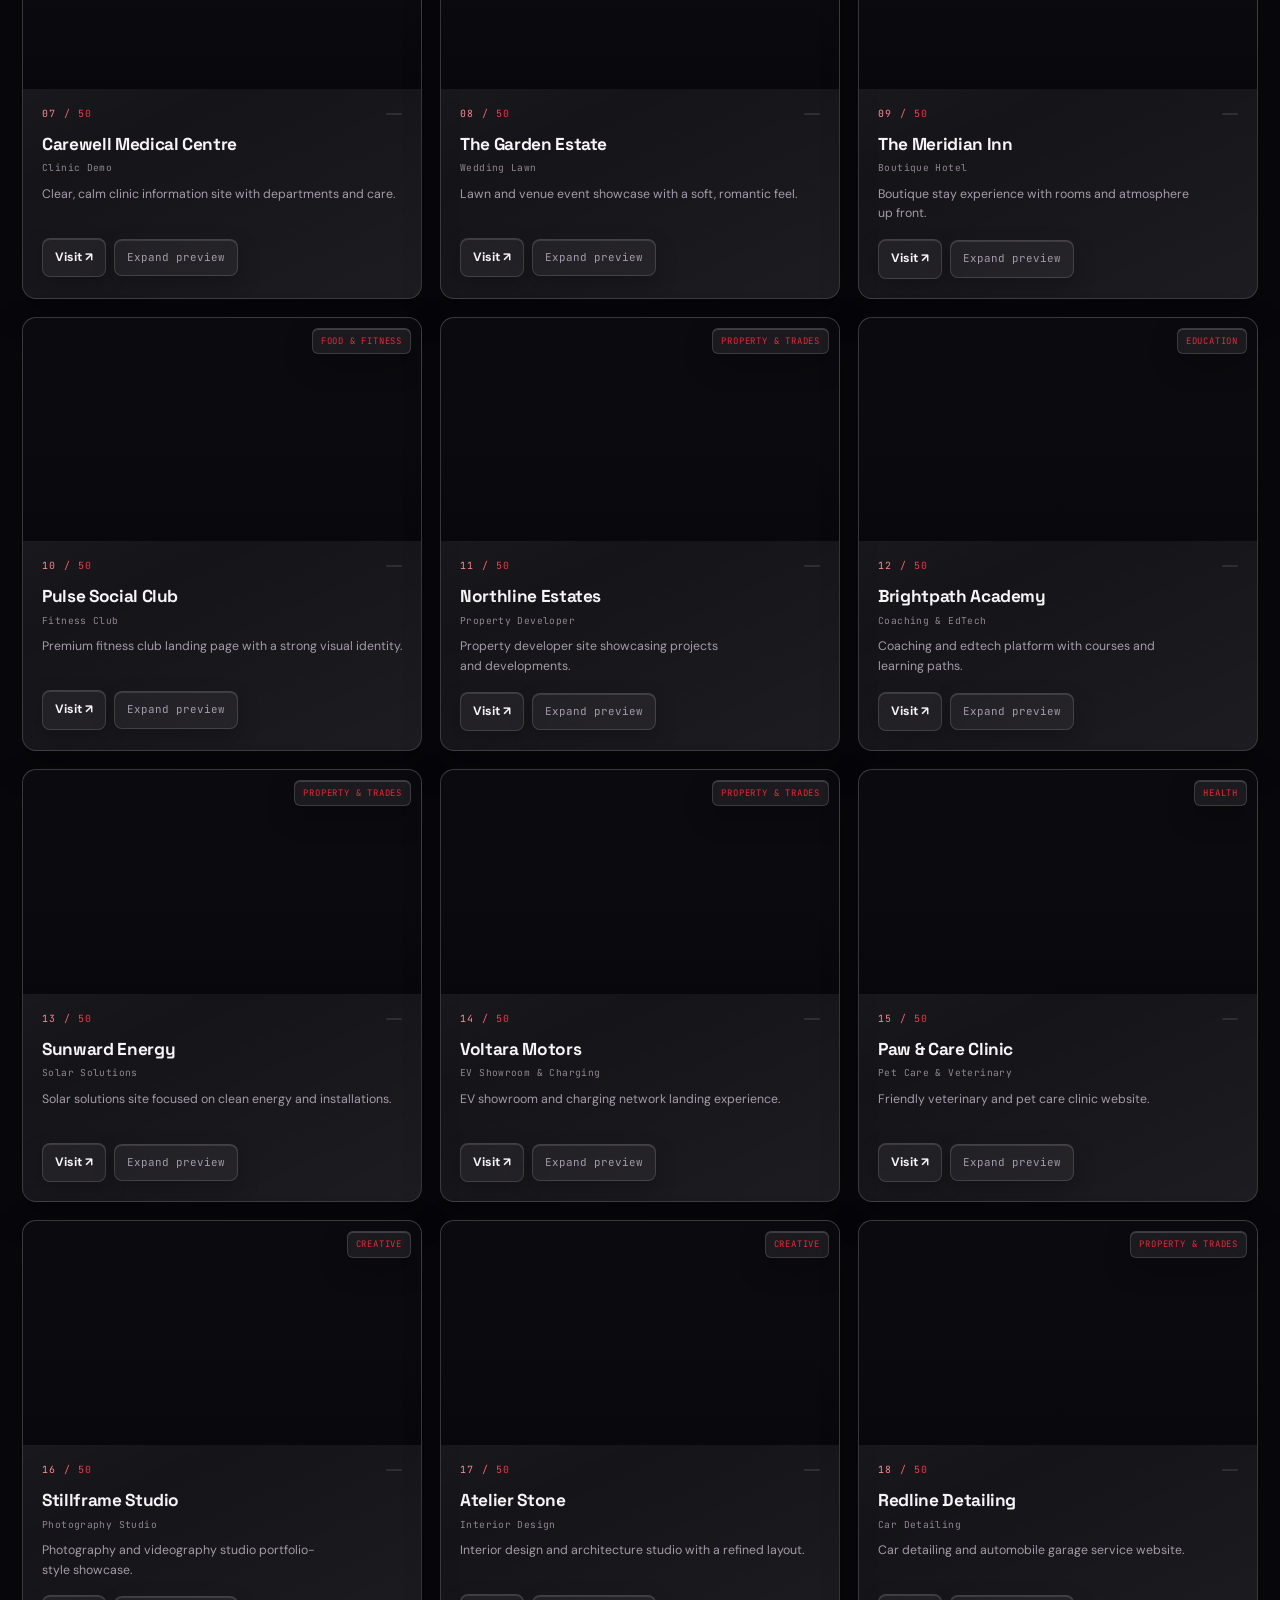
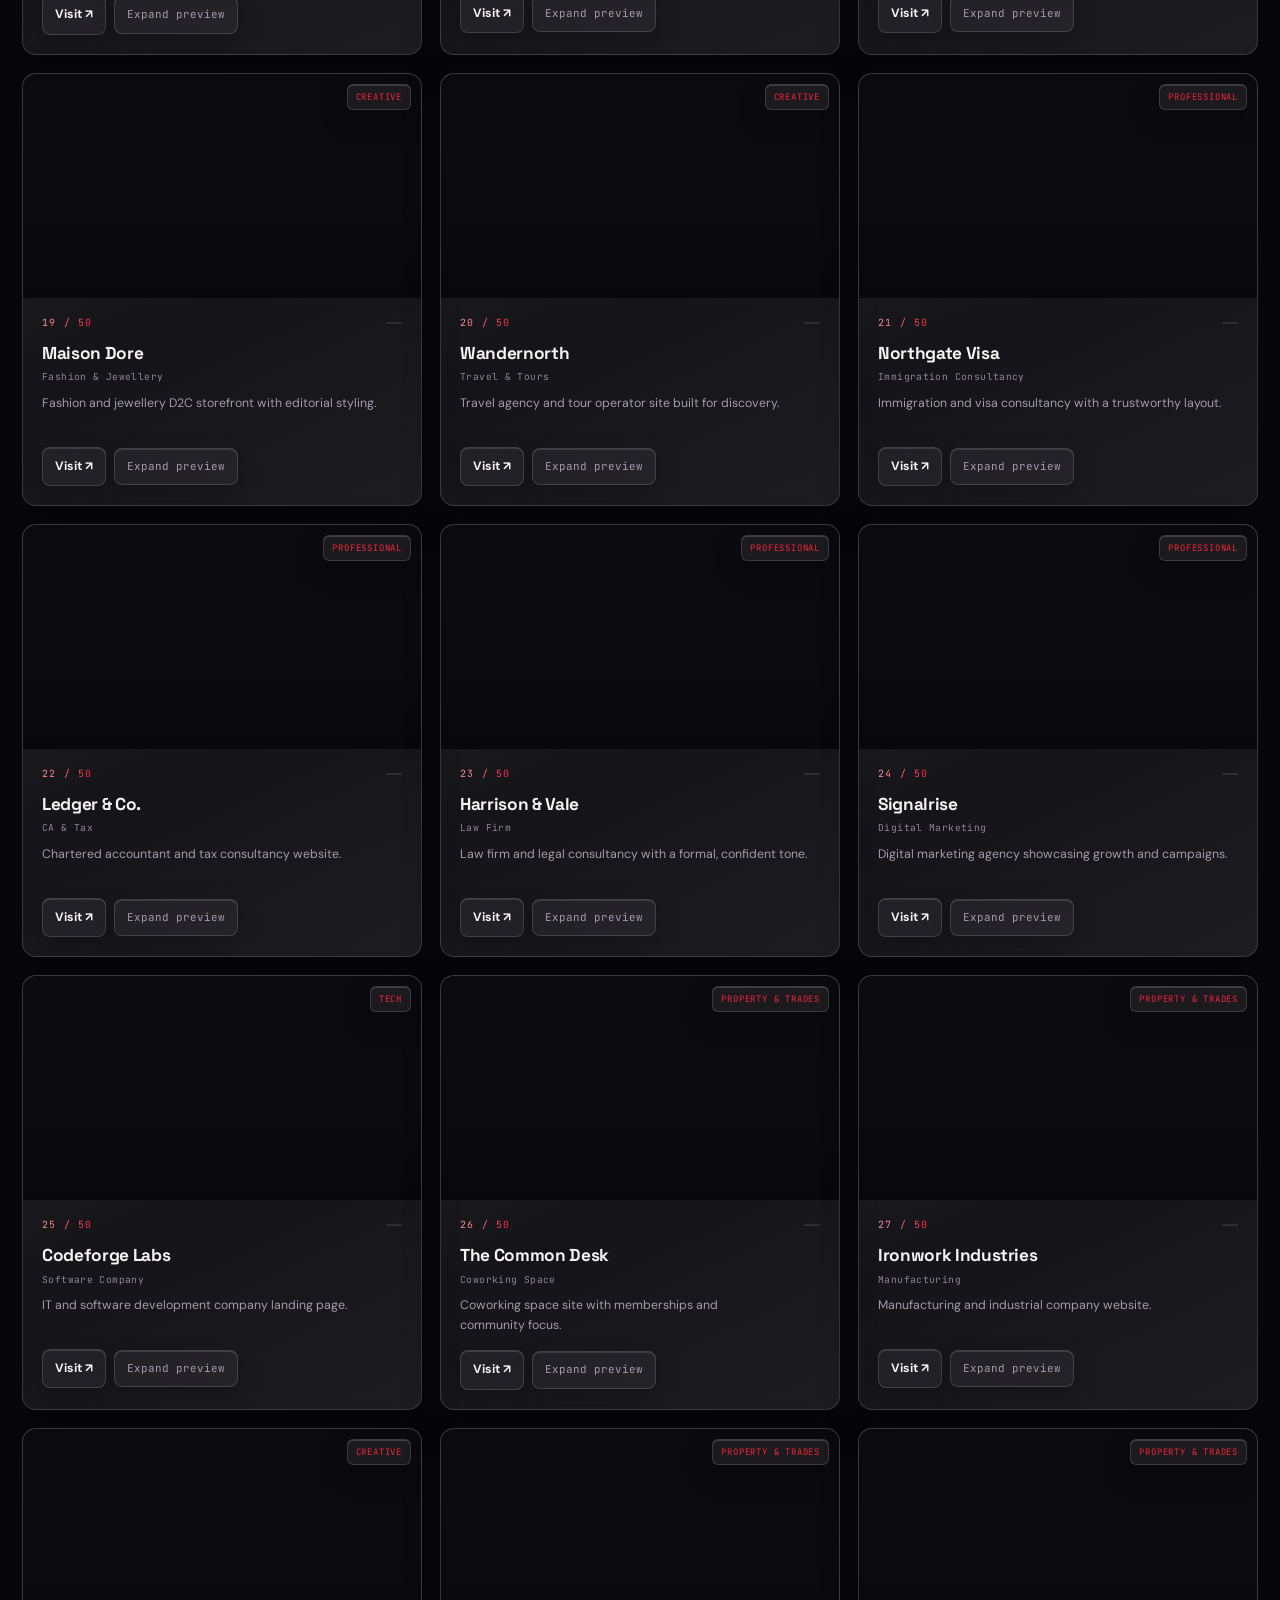
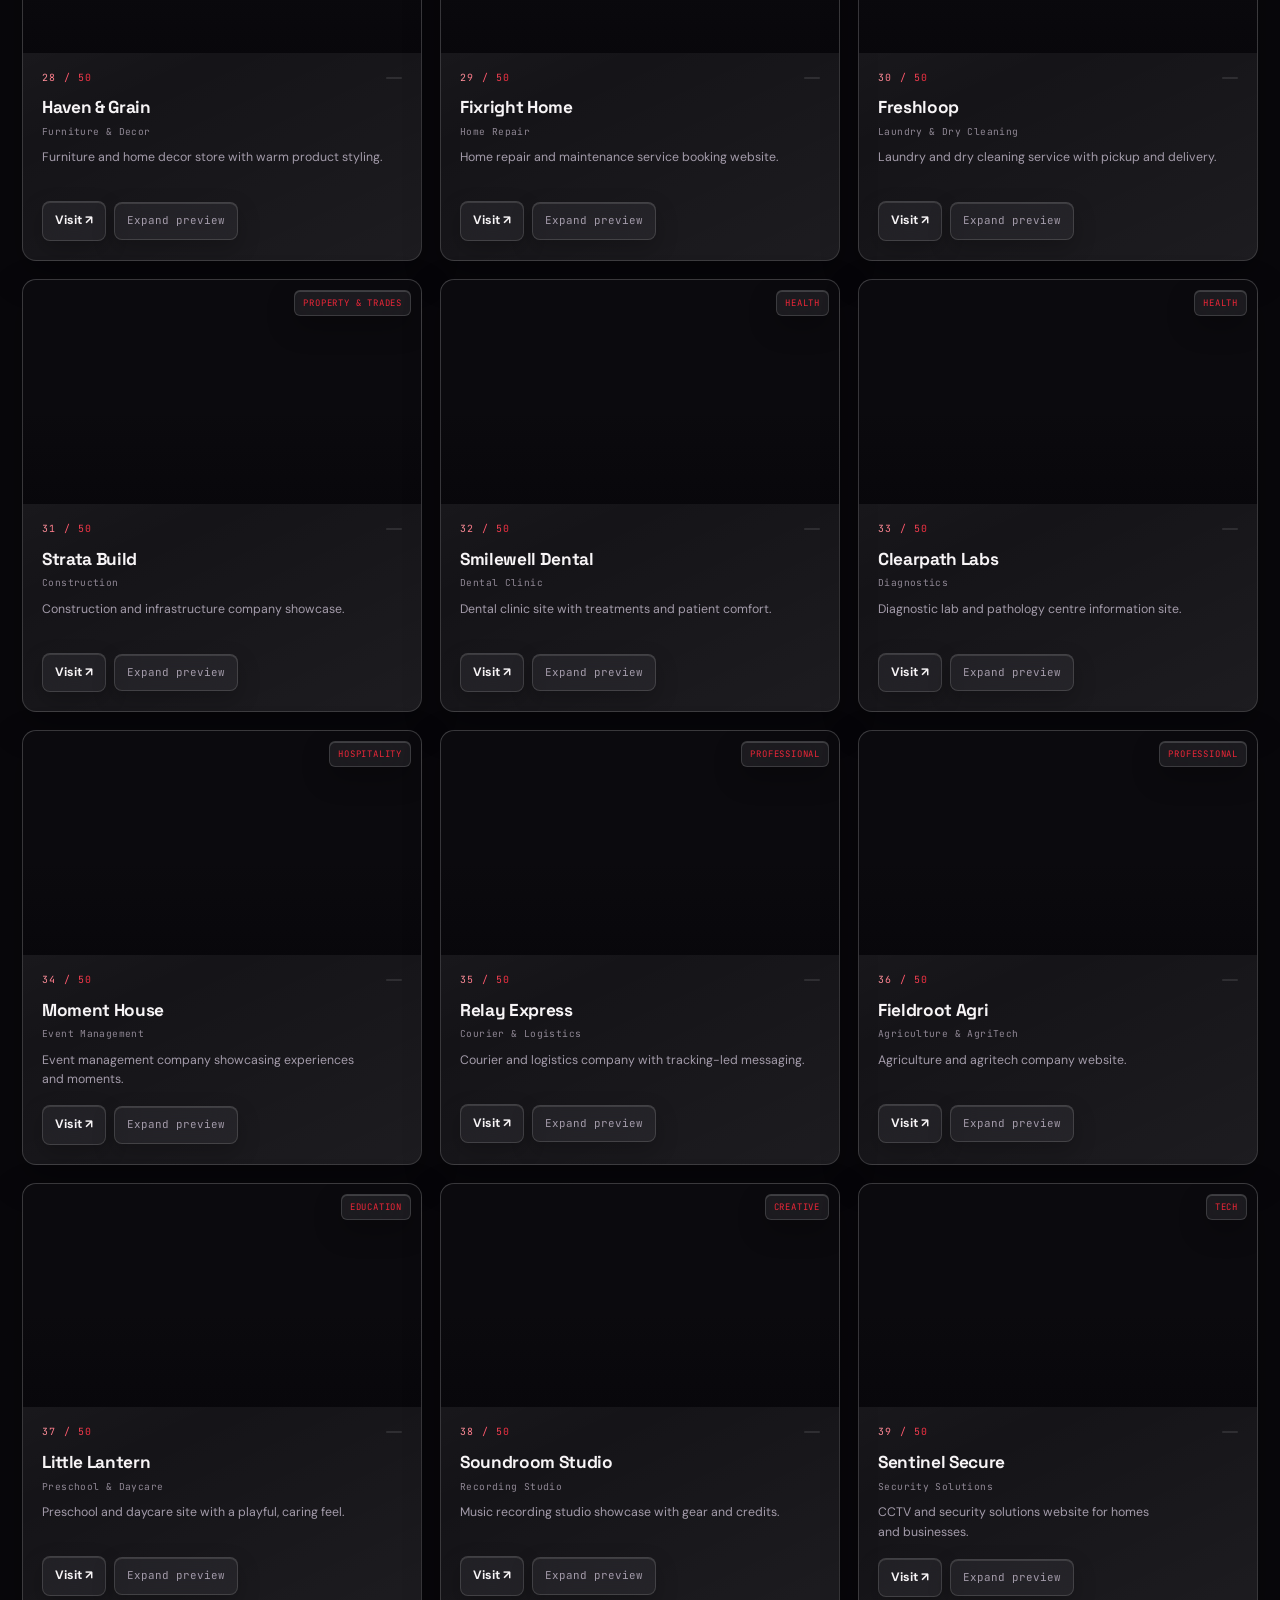
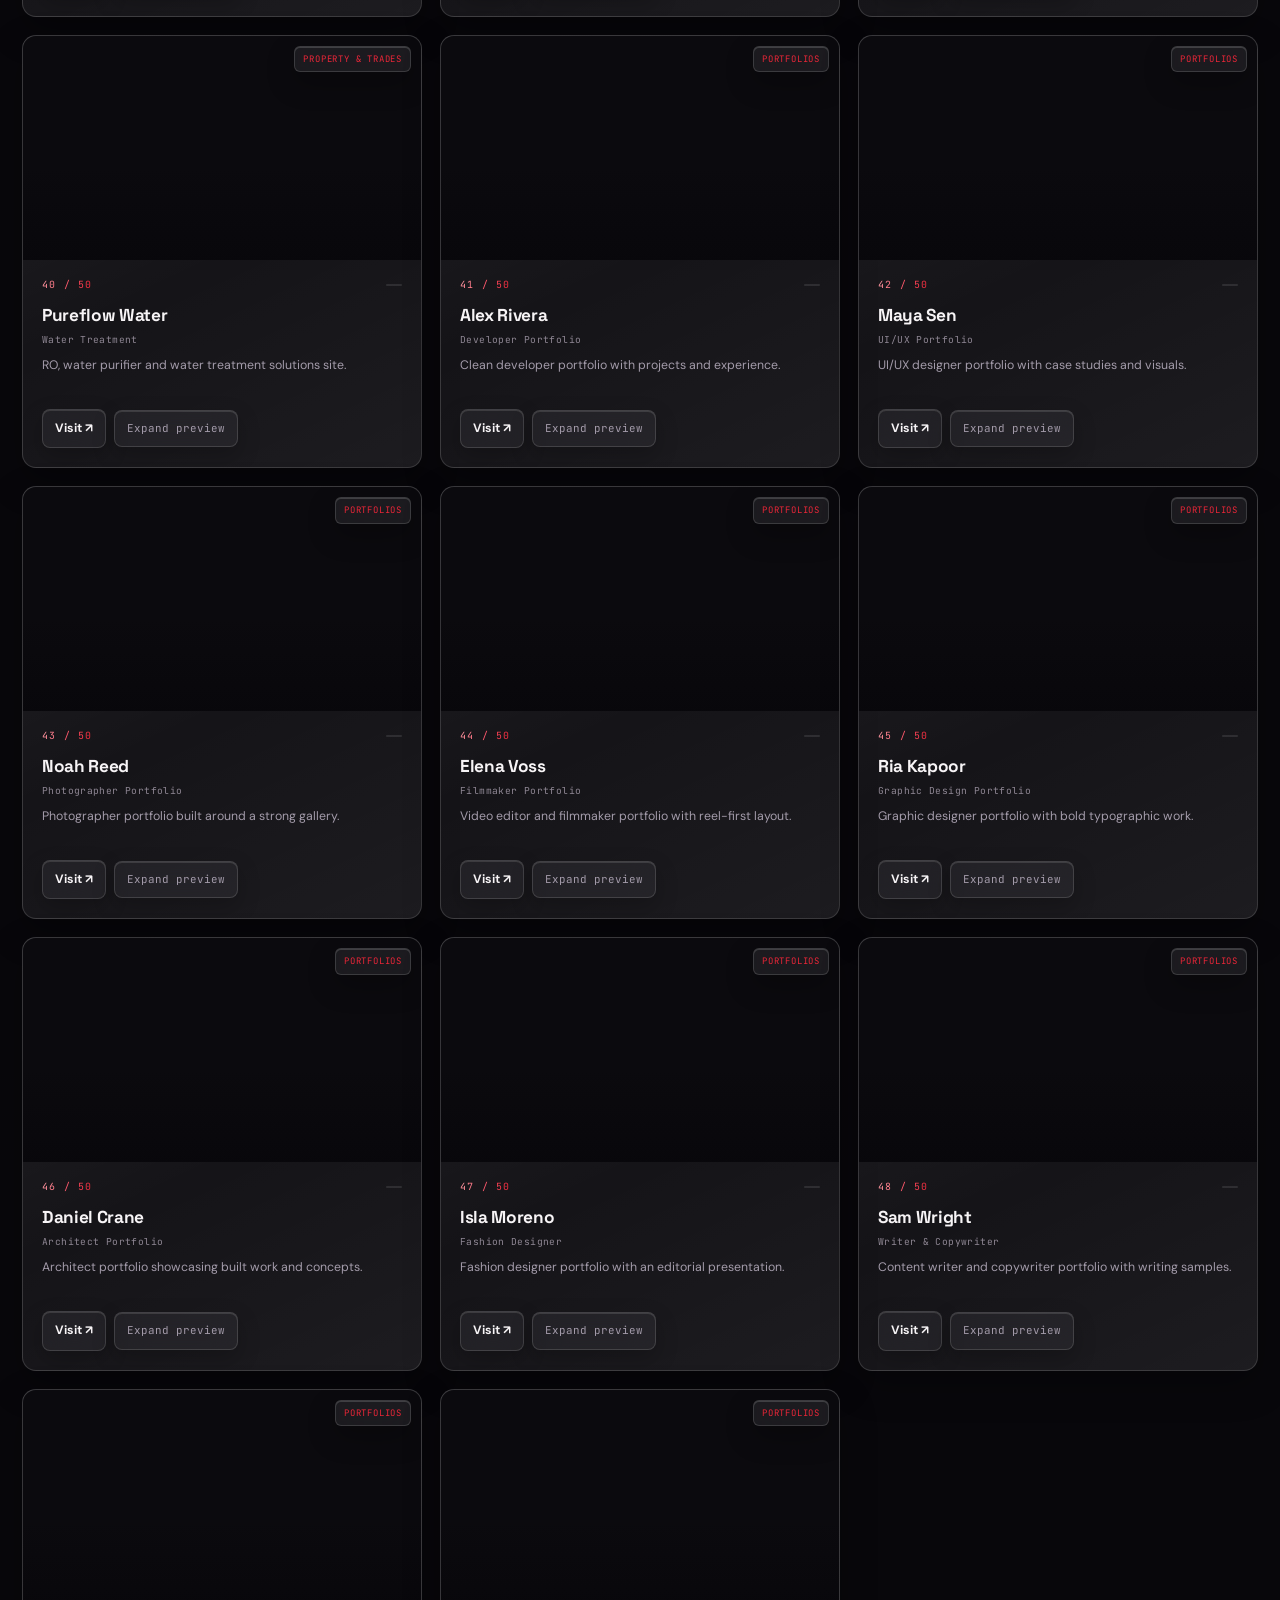
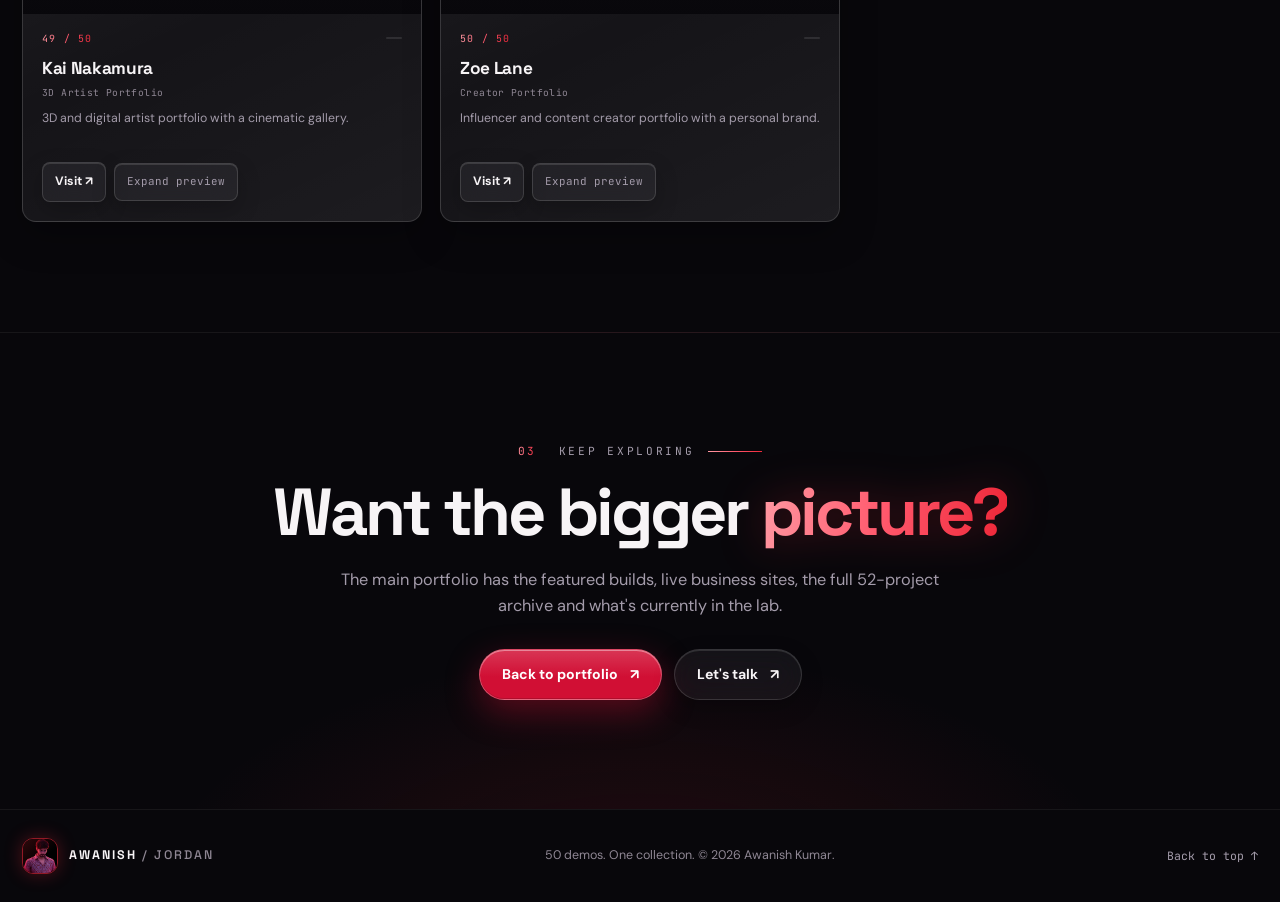
<file: showcase.html>
<!DOCTYPE html>
<html lang="en">
<head>
  <meta charset="utf-8">
  <meta name="viewport" content="width=device-width, initial-scale=1">
  <title>50 Premium Website Demos — Awanish Kumar (Jordan)</title>
  <meta name="description" content="A showcase of 50 premium website demos by Awanish Kumar (Jordan) — business sites, creative studios and personal portfolios, all live.">
  <meta name="theme-color" content="#08070b">
  <meta property="og:title" content="50 Premium Website Demos — Awanish Kumar">
  <meta property="og:description" content="50 live demos. One showcase. Browse the full collection.">
  <meta property="og:type" content="website">

  <link rel="preconnect" href="https://fonts.googleapis.com">
  <link rel="preconnect" href="https://fonts.gstatic.com" crossorigin>
  <link href="https://fonts.googleapis.com/css2?family=DM+Sans:wght@400;500;600;700&family=JetBrains+Mono:wght@400;500;600&family=Space+Grotesk:wght@400;500;600;700&display=swap" rel="stylesheet">
  <link rel="stylesheet" href="styles.css">
  <link rel="stylesheet" href="showcase.css">
  <link rel="stylesheet" href="glass.css">
  <noscript><style>.reveal{opacity:1;transform:none}.loader{display:none}</style></noscript>
</head>
<body>

  <!-- Ambient layers -->
  <div class="grain" aria-hidden="true"></div>
  <div class="cursor-dot" aria-hidden="true"></div>
  <div class="cursor-ring" aria-hidden="true"></div>
  <div class="scroll-progress" aria-hidden="true"><span id="progressBar"></span></div>

  <!-- Intro -->
  <div class="loader" id="loader" aria-hidden="true">
    <div class="loader-inner">
      <div class="loader-mark">A<span>.</span></div>
      <div class="loader-word">LOADING 50 DEMOS</div>
      <div class="loader-line"><span></span></div>
    </div>
  </div>

  <!-- Navigation -->
  <header class="nav" id="nav">
    <a class="brand" href="index.html" aria-label="Back to portfolio">
      <span class="brand-avatar"><img src="pic.jpg" alt=""></span>
      <span class="brand-name">AWANISH <span>/ JORDAN</span></span>
    </a>
    <button class="nav-toggle" id="navToggle" aria-label="Toggle menu" aria-expanded="false">
      <span></span><span></span><span></span>
    </button>
    <nav class="nav-links" id="navLinks" aria-label="Main navigation">
      <a href="#spotlight" class="nav-link">Spotlight</a>
      <a href="#all" class="nav-link">All 50</a>
      <a href="https://awanish98.github.io/premium-web-demos/51-developer-showcase/" target="_blank" rel="noopener" class="nav-link">3D Showcase ↗</a>
      <a href="https://awanish98.github.io/premium-web-demos/" target="_blank" rel="noopener" class="nav-link">Live Hub ↗</a>
    </nav>
    <a class="nav-cta" href="index.html">Portfolio <span>↗</span></a>
  </header>

  <main>
    <!-- HERO -->
    <section class="sh-hero" id="top">
      <div class="container sh-hero-inner">
        <div class="hero-copy reveal">
          <p class="sh-eyebrow"><i></i> PREMIUM WEB COLLECTION · 2026</p>
          <h1 class="sh-title">Fifty sites.<br><em>One</em> <span class="shimmer">showcase.</span></h1>
          <p class="sh-sub">Business websites, creative studios and personal portfolios — <strong>50 fully designed demos</strong>, each with its own live link. Built as one collection, hosted as one hub.</p>
          <div class="sh-actions">
            <a href="#all" class="btn btn-primary magnetic">Browse all 50 <span>↓</span></a>
            <a href="https://awanish98.github.io/premium-web-demos/51-developer-showcase/" target="_blank" rel="noopener" class="btn btn-ghost magnetic">Open 3D showcase <span>↗</span></a>
          </div>
          <div class="sh-micro">
            <a href="https://awanish98.github.io/premium-web-demos/" target="_blank" rel="noopener"><b>01</b> Live hub ↗</a>
            <a href="https://github.com/Awanish98/premium-web-demos" target="_blank" rel="noopener"><b>02</b> GitHub repo ↗</a>
            <a href="index.html"><b>03</b> Main portfolio ↗</a>
          </div>
        </div>

        <div class="sh-window reveal" data-d="2">
          <div class="sh-window-ring" aria-hidden="true"></div>
          <div class="sh-window-inner">
            <div class="sh-window-bar">
              <i></i><i></i><i></i>
              <span>awanish98.github.io/premium-web-demos/51-developer-showcase/</span>
            </div>
            <div class="sh-window-stage">
              <iframe src="https://awanish98.github.io/premium-web-demos/51-developer-showcase/" loading="lazy" referrerpolicy="no-referrer" title="3D showcase live preview" tabindex="-1"></iframe>
            </div>
          </div>
          <a href="https://awanish98.github.io/premium-web-demos/51-developer-showcase/" target="_blank" rel="noopener" class="sh-window-badge"><strong>3D</strong> VIEW FULL SHOWCASE ↗</a>
          <div class="sh-window-label">LIVE FROM THE PREMIUM DEMOS HUB</div>
        </div>
      </div>
    </section>

    <!-- TICKER -->
    <div class="ticker" aria-hidden="true">
      <div class="ticker-track">
        <span>HOSPITALITY</span><i>✦</i><span>BUSINESS</span><i>✦</i><span>PORTFOLIOS</span><i>✦</i><span>CREATIVE</span><i>✦</i><span>ECOMMERCE</span><i>✦</i><span>HEALTHCARE</span><i>✦</i><span>EDTECH</span><i>✦</i><span>PROPERTY</span><i>✦</i>
        <span>HOSPITALITY</span><i>✦</i><span>BUSINESS</span><i>✦</i><span>PORTFOLIOS</span><i>✦</i><span>CREATIVE</span><i>✦</i><span>ECOMMERCE</span><i>✦</i><span>HEALTHCARE</span><i>✦</i><span>EDTECH</span><i>✦</i><span>PROPERTY</span><i>✦</i>
      </div>
    </div>

    <!-- SPOTLIGHT -->
    <section class="section section-alt" id="spotlight">
      <div class="container">
        <header class="section-head">
          <div class="section-kicker reveal"><span>01</span> SPOTLIGHT</div>
          <h2 class="section-title reveal">Three ways <em>in.</em></h2>
          <p class="section-desc reveal">Start with the 3D showcase, browse the full hub, or dig into the source. Every link opens the real thing in a new tab.</p>
        </header>
        <div class="spot-grid">
          <article class="spot reveal">
            <span class="spot-n">01 / INTERACTIVE</span>
            <h3>3D Showcase</h3>
            <p>The 51st build — a cinematic, interactive way to explore the whole collection.</p>
            <a class="mini-link solid" href="https://awanish98.github.io/premium-web-demos/51-developer-showcase/" target="_blank" rel="noopener">Launch showcase ↗</a>
          </article>
          <article class="spot reveal" data-d="1">
            <span class="spot-n">02 / COLLECTION</span>
            <h3>Live Hub</h3>
            <p>The home of all 50 demos, grouped and ready to open.</p>
            <a class="mini-link solid" href="https://awanish98.github.io/premium-web-demos/" target="_blank" rel="noopener">Open hub ↗</a>
          </article>
          <article class="spot reveal" data-d="2">
            <span class="spot-n">03 / SOURCE</span>
            <h3>GitHub Repo</h3>
            <p>Code, structure and every demo in one public repository.</p>
            <a class="mini-link solid" href="https://github.com/Awanish98/premium-web-demos" target="_blank" rel="noopener">View repo ↗</a>
          </article>
        </div>
      </div>
    </section>

    <!-- ALL 50 -->
    <section class="section" id="all">
      <div class="container">
        <header class="section-head">
          <div class="section-kicker reveal"><span>02</span> THE COLLECTION</div>
          <h2 class="section-title reveal">All <em>50 demos.</em></h2>
          <p class="section-desc reveal">Filter by category or search by name. Click a preview to expand it, or hit Visit to open the site directly.</p>
        </header>
        <div class="filters reveal" id="demoFilters" role="group" aria-label="Filter demos by category"></div>
        <div class="sh-controls reveal">
          <label class="sh-search"><input type="search" id="demoSearch" placeholder="Search a demo or studio name..." aria-label="Search demos"></label>
          <span class="sh-count">SHOWING <b id="demoCount">50</b> / 50</span>
        </div>
        <div class="demo-grid" id="demoGrid"></div>
        <p class="demo-empty" id="demoEmpty" hidden>No demos match that filter.</p>
      </div>
    </section>

    <!-- CTA -->
    <section class="section sh-cta">
      <div class="container">
        <div class="section-kicker reveal"><span>03</span> KEEP EXPLORING</div>
        <h2 class="section-title reveal">Want the bigger <em>picture?</em></h2>
        <p class="section-desc reveal" style="margin-inline:auto">The main portfolio has the featured builds, live business sites, the full 52-project archive and what's currently in the lab.</p>
        <div class="sh-actions reveal">
          <a href="index.html" class="btn btn-primary magnetic">Back to portfolio <span>↗</span></a>
          <a href="mailto:awanishkumarrocky552@gmail.com" class="btn btn-ghost magnetic">Let's talk <span>↗</span></a>
        </div>
      </div>
    </section>
  </main>

  <footer class="footer">
    <div class="container footer-inner">
      <div class="brand"><span class="brand-avatar"><img src="pic.jpg" alt=""></span><span class="brand-name">AWANISH <span>/ JORDAN</span></span></div>
      <p>50 demos. One collection. © <span id="year"></span> Awanish Kumar.</p>
      <a href="#top" class="back-top">Back to top ↑</a>
    </div>
  </footer>

  <!-- Floating progress / back to top -->
  <button class="to-top" id="toTop" aria-label="Back to top">
    <svg viewBox="0 0 44 44" aria-hidden="true">
      <circle class="to-top-track" cx="22" cy="22" r="20"></circle>
      <circle class="to-top-fill" id="toTopFill" cx="22" cy="22" r="20"></circle>
    </svg>
    <span>↑</span>
  </button>

  <!-- Live preview modal -->
  <div class="modal" id="previewModal" role="dialog" aria-modal="true" aria-label="Live website preview" hidden>
    <div class="modal-backdrop" data-close></div>
    <div class="modal-box">
      <div class="modal-bar">
        <span class="modal-dots"><i></i><i></i><i></i></span>
        <span class="modal-url" id="modalUrl"></span>
        <div class="modal-actions">
          <a id="modalOpen" href="#" target="_blank" rel="noopener">Open site ↗</a>
          <button type="button" data-close aria-label="Close preview">✕</button>
        </div>
      </div>
      <iframe id="modalFrame" title="Live website preview" loading="lazy" referrerpolicy="no-referrer"></iframe>
    </div>
  </div>

  <script src="showcase.js"></script>
</body>
</html>
</file>
<file: styles.css>
/* ============================================================
   Awanish Kumar / Jordan — Portfolio
   Design system: cinematic dark, crimson accent, editorial type
   ============================================================ */

:root {
  --bg: #08070b;
  --bg-soft: #0d0b11;
  --surface: rgba(255, 255, 255, .035);
  --surface-2: rgba(255, 255, 255, .06);
  --line: rgba(255, 255, 255, .1);
  --line-soft: rgba(255, 255, 255, .06);
  --text: #f7f4f6;
  --muted: #a49cab;
  --dim: #8f8794;
  --red: #ee2738;
  --red-2: #d10f34;
  --crimson: #7e2746;
  --green: #4ade80;
  --amber: #ffc46b;
  --blue: #78a9ff;
  --display: 'Space Grotesk', 'Arial Narrow', sans-serif;
  --body: 'DM Sans', system-ui, -apple-system, sans-serif;
  --mono: 'JetBrains Mono', ui-monospace, Consolas, monospace;
  --radius: 18px;
  --max: 1240px;
}

*, *::before, *::after { box-sizing: border-box; }

html {
  scroll-behavior: smooth;
  scroll-padding-top: 88px;
}

body {
  margin: 0;
  background: var(--bg);
  color: var(--text);
  font-family: var(--body);
  font-size: 16px;
  line-height: 1.6;
  overflow-x: hidden;
  -webkit-font-smoothing: antialiased;
}

body.modal-open { overflow: hidden; }

img { max-width: 100%; display: block; }
a { color: inherit; text-decoration: none; }
button, input, textarea { font: inherit; }
button { cursor: pointer; }
::selection { background: var(--red); color: #fff; }

.container { width: min(100% - 44px, var(--max)); margin-inline: auto; }

/* ---------- ambient layers ---------- */
.grain {
  position: fixed; inset: 0; z-index: 90; pointer-events: none; opacity: .045;
  background-image: url("data:image/svg+xml,%3Csvg viewBox='0 0 200 200' xmlns='http://www.w3.org/2000/svg'%3E%3Cfilter id='n'%3E%3CfeTurbulence type='fractalNoise' baseFrequency='.85' numOctaves='3' stitchTiles='stitch'/%3E%3C/filter%3E%3Crect width='100%25' height='100%25' filter='url(%23n)' opacity='.9'/%3E%3C/svg%3E");
  mix-blend-mode: overlay;
}

.cursor-dot, .cursor-ring {
  position: fixed; top: 0; left: 0; z-index: 120; pointer-events: none;
  border-radius: 50%; opacity: 0; transition: opacity .3s, width .2s, height .2s, background .2s;
}
.cursor-dot { width: 6px; height: 6px; background: var(--red); transform: translate(-50%, -50%); }
.cursor-ring { width: 34px; height: 34px; border: 1px solid rgba(238, 39, 56, .55); transform: translate(-50%, -50%); }
.cursor-active .cursor-dot { opacity: 1; }
.cursor-active .cursor-ring { opacity: 1; }
.cursor-hover .cursor-ring { width: 52px; height: 52px; background: rgba(238, 39, 56, .08); border-color: var(--red); }

.scroll-progress { position: fixed; top: 0; left: 0; right: 0; height: 2px; z-index: 110; background: transparent; }
.scroll-progress span { display: block; height: 100%; width: 0; background: linear-gradient(90deg, var(--red-2), var(--red), #ff8a6b); box-shadow: 0 0 12px var(--red); }

.loader {
  position: fixed; inset: 0; z-index: 200; background: var(--bg);
  display: grid; place-items: center; transition: opacity .7s ease, visibility .7s;
}
.loader.done { opacity: 0; visibility: hidden; }
.loader-inner { text-align: center; }
.loader-mark { font-family: var(--display); font-size: 5rem; font-weight: 700; letter-spacing: -.08em; line-height: 1; }
.loader-mark span { color: var(--red); }
.loader-word { margin-top: 14px; font-family: var(--mono); font-size: .68rem; letter-spacing: .35em; color: var(--muted); }
.loader-line { margin: 22px auto 0; width: 180px; height: 2px; background: rgba(255, 255, 255, .1); overflow: hidden; }
.loader-line span { display: block; height: 100%; width: 40%; background: var(--red); animation: loadslide 1.1s ease-in-out infinite; }
@keyframes loadslide { 0% { transform: translateX(-100%); } 100% { transform: translateX(350%); } }

/* ---------- nav ---------- */
.nav {
  position: fixed; top: 0; left: 0; right: 0; z-index: 100;
  display: flex; align-items: center; gap: 26px;
  padding: 18px max(22px, calc((100vw - var(--max)) / 2));
  transition: background .4s, border-color .4s, padding .4s, backdrop-filter .4s;
  border-bottom: 1px solid transparent;
}
.nav.scrolled {
  background: rgba(8, 7, 11, .82);
  border-color: var(--line-soft);
  backdrop-filter: blur(18px);
  padding-top: 12px; padding-bottom: 12px;
}
.brand { display: inline-flex; align-items: center; gap: 11px; flex-shrink: 0; }
.brand-mark {
  width: 34px; height: 34px; display: grid; place-items: center;
  border: 1px solid var(--red); border-radius: 9px;
  font-family: var(--display); font-weight: 700; font-size: 1.05rem;
  box-shadow: 0 0 22px rgba(238, 39, 56, .22);
}
.brand-mark span { color: var(--red); }
.brand-name { font-family: var(--display); font-weight: 700; font-size: .78rem; letter-spacing: .16em; }
.brand-name span { color: var(--dim); font-weight: 500; }
.nav-links { display: flex; align-items: center; gap: 26px; margin-left: auto; }
.nav-link {
  font-size: .84rem; font-weight: 600; color: var(--muted);
  position: relative; padding: 6px 0; transition: color .25s;
}
.nav-link::after {
  content: ''; position: absolute; left: 0; bottom: 0; width: 0; height: 1px;
  background: var(--red); transition: width .3s;
}
.nav-link:hover, .nav-link.active { color: var(--text); }
.nav-link:hover::after, .nav-link.active::after { width: 100%; }
.nav-cta {
  border: 1px solid var(--line); border-radius: 999px; padding: 9px 18px;
  font-size: .82rem; font-weight: 600; white-space: nowrap; transition: .3s;
}
.nav-cta span { color: var(--red); }
.nav-cta:hover { border-color: var(--red); background: rgba(238, 39, 56, .1); }
.nav-toggle { display: none; background: none; border: 0; padding: 6px; margin-left: auto; }
.nav-toggle span { display: block; width: 22px; height: 2px; background: var(--text); margin: 5px 0; transition: .3s; }

/* ---------- hero ---------- */
.hero {
  position: relative; min-height: 100svh; display: flex; flex-direction: column;
  justify-content: center; padding: 148px 0 40px; overflow: hidden; isolation: isolate;
}
.hero-media { position: absolute; inset: 0; z-index: -3; }
.hero-media img { width: 100%; height: 100%; object-fit: cover; opacity: .48; filter: saturate(1.05) contrast(1.08); animation: heroZoom 18s ease-out both; }
@keyframes heroZoom { from { transform: scale(1.14); } to { transform: scale(1); } }
.hero-veil {
  position: absolute; inset: 0;
  background:
    radial-gradient(900px 520px at 78% 34%, rgba(238, 39, 56, .22), transparent 65%),
    radial-gradient(650px 480px at 12% 78%, rgba(126, 39, 70, .22), transparent 70%),
    linear-gradient(180deg, rgba(8, 7, 11, .74) 0%, rgba(8, 7, 11, .38) 42%, var(--bg) 100%);
}
#starfield { position: absolute; inset: 0; z-index: -2; width: 100%; height: 100%; opacity: .75; }
.orb { position: absolute; z-index: -2; border-radius: 50%; filter: blur(60px); pointer-events: none; }
.orb-a { width: 380px; height: 380px; right: 6%; top: 14%; background: rgba(238, 39, 56, .17); animation: float 11s ease-in-out infinite; }
.orb-b { width: 300px; height: 300px; left: -6%; bottom: 18%; background: rgba(126, 39, 70, .22); animation: float 14s ease-in-out infinite reverse; }
.orb-c { width: 220px; height: 220px; right: 34%; bottom: -8%; background: rgba(209, 15, 52, .14); animation: float 9s ease-in-out infinite; }
.orb-d { position: absolute; width: 420px; height: 420px; left: -8%; top: 20%; background: rgba(238, 39, 56, .14); }
@keyframes float { 0%, 100% { transform: translate3d(0, 0, 0); } 50% { transform: translate3d(26px, -34px, 0); } }

.hero-inner { position: relative; z-index: 2; }
.eyebrow {
  display: inline-flex; align-items: center; gap: 10px; margin: 0 0 26px;
  font-family: var(--mono); font-size: .7rem; letter-spacing: .2em; color: var(--muted);
  text-transform: uppercase;
}
.eyebrow b { color: var(--red); font-weight: 500; }
.live-dot { width: 7px; height: 7px; border-radius: 50%; background: var(--red); box-shadow: 0 0 0 4px rgba(238, 39, 56, .16); animation: pulse 2s infinite; }
@keyframes pulse { 0%, 100% { box-shadow: 0 0 0 4px rgba(238, 39, 56, .16); } 50% { box-shadow: 0 0 0 9px rgba(238, 39, 56, 0); } }

.hero-title {
  margin: 0; font-family: var(--display); font-weight: 700;
  font-size: clamp(3.4rem, 11.4vw, 10.5rem); line-height: .84; letter-spacing: -.065em;
  text-transform: uppercase;
}
.hero-title .line { display: block; overflow: hidden; padding-bottom: .06em; }
.hero-title .line > span {
  display: block; transform: translateY(112%);
  animation: heroUp 1.05s cubic-bezier(.16, 1, .3, 1) forwards;
}
.hero-title .line:nth-child(1) > span { animation-delay: .15s; }
.hero-title .line:nth-child(2) > span { animation-delay: .28s; }
@keyframes heroUp { to { transform: translateY(0); } }
.hero-title .name-first {
  background: linear-gradient(178deg, #ffffff 4%, #f7f2f5 48%, #ddd5de 100%);
  -webkit-background-clip: text; background-clip: text;
  -webkit-text-fill-color: transparent;
  filter: drop-shadow(0 3px 16px rgba(255, 255, 255, .1));
}
.hero-title em {
  display: inline-flex; align-items: center; gap: .5em;
  font-family: var(--mono); font-style: normal;
  font-size: clamp(.7rem, .14em, .92rem); font-weight: 500; line-height: 1;
  letter-spacing: .12em; color: #ffd7dc; vertical-align: middle; margin-left: 1.2rem;
  padding: .55em .85em; border: 1px solid rgba(238, 39, 56, .55); border-radius: 999px;
  background: rgba(238, 39, 56, .09);
  box-shadow: inset 0 0 0 1px rgba(255, 255, 255, .04), 0 0 18px rgba(238, 39, 56, .12);
  -webkit-text-stroke: 0; text-transform: uppercase;
}
.hero-title em b { color: #ff7b88; font-weight: 600; }
.hero-sub { max-width: 620px; margin: 26px 0 0; font-size: clamp(1rem, 1.5vw, 1.15rem); color: #d3ccd6; }
.hero-sub strong { color: var(--text); font-weight: 700; }
.hero-actions { display: flex; flex-wrap: wrap; gap: 14px; margin-top: 34px; }

.btn {
  display: inline-flex; align-items: center; gap: 12px; padding: 13px 22px;
  border-radius: 999px; font-weight: 700; font-size: .88rem; transition: .3s;
  border: 1px solid transparent;
}
.btn span { transition: transform .3s; }
.btn:hover span { transform: translate(3px, -3px); }
.btn-primary { background: #d10f34; color: #fff; box-shadow: 0 10px 34px rgba(209, 15, 52, .32); }
.btn-primary:hover { background: #c20d2f; box-shadow: 0 12px 42px rgba(209, 15, 52, .48); transform: translateY(-2px); }
.btn-ghost { border-color: var(--line); color: var(--text); background: rgba(255, 255, 255, .02); }
.btn-ghost:hover { border-color: var(--red); background: rgba(238, 39, 56, .08); transform: translateY(-2px); }

.hero-socials { display: flex; flex-wrap: wrap; gap: 22px; margin-top: 28px; }
.hero-socials a { font-family: var(--mono); font-size: .74rem; letter-spacing: .04em; color: var(--muted); transition: color .25s; }
.hero-socials a:hover { color: var(--red); }

.hero-stats {
  position: relative; z-index: 2; margin-top: 62px;
  display: grid; grid-template-columns: repeat(4, 1fr);
  border-top: 1px solid var(--line); padding-top: 24px;
}
.stat { display: flex; align-items: baseline; gap: 12px; }
.stat strong { font-family: var(--display); font-size: clamp(2rem, 3.6vw, 3.2rem); line-height: 1; letter-spacing: -.05em; }
.stat span { font-size: .76rem; color: var(--muted); text-transform: uppercase; letter-spacing: .1em; }
.scroll-cue {
  position: absolute; bottom: 22px; left: 50%; transform: translateX(-50%); z-index: 2;
  font-family: var(--mono); font-size: .6rem; letter-spacing: .3em; color: var(--dim);
  display: grid; justify-items: center; gap: 8px;
}
.scroll-cue span { width: 1px; height: 30px; background: linear-gradient(var(--red), transparent); animation: cue 1.8s ease-in-out infinite; }
@keyframes cue { 0%, 100% { transform: scaleY(.4); opacity: .4; } 50% { transform: scaleY(1); opacity: 1; } }

/* ---------- ticker ---------- */
.ticker { overflow: hidden; border-top: 1px solid var(--line-soft); border-bottom: 1px solid var(--line-soft); background: var(--bg-soft); padding: 15px 0; }
.ticker-track { display: flex; width: max-content; animation: ticker 38s linear infinite; }
.ticker-track span { font-family: var(--display); font-weight: 700; font-size: 1.05rem; letter-spacing: .12em; padding: 0 20px; white-space: nowrap; }
.ticker-track i { color: var(--red); font-style: normal; font-size: .8rem; }
@keyframes ticker { to { transform: translateX(-50%); } }

/* ---------- sections ---------- */
.section { position: relative; padding: 110px 0; }
.section-alt { background: var(--bg-soft); border-block: 1px solid var(--line-soft); }
.section-head { max-width: 760px; margin-bottom: 48px; }
.section-kicker { font-family: var(--mono); font-size: .7rem; letter-spacing: .24em; text-transform: uppercase; color: var(--muted); margin-bottom: 18px; }
.section-kicker span { color: var(--red); margin-right: 12px; }
.section-title {
  margin: 0; font-family: var(--display); font-weight: 700;
  font-size: clamp(2.4rem, 5.2vw, 4.6rem); line-height: 1.02; letter-spacing: -.045em;
}
.section-title em { color: var(--red); font-style: normal; }
.section-desc { margin: 20px 0 0; max-width: 640px; color: var(--muted); font-size: 1.02rem; }
.section-footnote { margin: 34px 0 0; font-family: var(--mono); font-size: .72rem; color: var(--dim); letter-spacing: .02em; }
.section-footnote strong { color: var(--text); }

/* ---------- featured cards ---------- */
.featured-grid { display: grid; grid-template-columns: repeat(3, 1fr); gap: 22px; }
.fcard {
  position: relative; border: 1px solid var(--line); border-radius: var(--radius);
  background: var(--surface); overflow: hidden; transition: transform .5s cubic-bezier(.16,1,.3,1), border-color .4s, box-shadow .5s;
}
.fcard::before {
  content: ''; position: absolute; inset: -1px; z-index: -1; border-radius: inherit; opacity: 0;
  background: radial-gradient(400px circle at var(--mx, 50%) var(--my, 0%), rgba(238, 39, 56, .18), transparent 60%);
  transition: opacity .4s;
}
.fcard:hover { transform: translateY(-8px); border-color: rgba(238, 39, 56, .55); box-shadow: 0 24px 60px rgba(0, 0, 0, .5), 0 0 40px rgba(238, 39, 56, .12); }
.fcard:hover::before { opacity: 1; }
.fcard-preview { position: relative; aspect-ratio: 16 / 10; background: #0b0a0e; overflow: hidden; border-bottom: 1px solid var(--line); }
.fcard-preview iframe { position: absolute; inset: 0; width: 100%; height: 100%; border: 0; pointer-events: none; }
.fcard-preview::after { content: ''; position: absolute; inset: 0; background: linear-gradient(180deg, transparent 55%, rgba(8, 7, 11, .85)); pointer-events: none; }
.preview-tag {
  position: absolute; top: 12px; left: 12px; z-index: 2;
  font-family: var(--mono); font-size: .6rem; letter-spacing: .14em;
  padding: 6px 10px; border-radius: 999px; background: rgba(8, 7, 11, .85); border: 1px solid var(--line);
  display: inline-flex; align-items: center; gap: 7px;
}
.preview-tag i { width: 5px; height: 5px; border-radius: 50%; background: var(--green); box-shadow: 0 0 8px var(--green); }
.expand-hint {
  position: absolute; bottom: 12px; right: 12px; z-index: 2; font-family: var(--mono); font-size: .62rem;
  letter-spacing: .08em; color: var(--text); padding: 6px 10px; border-radius: 8px;
  background: rgba(8, 7, 11, .8); border: 1px solid var(--line);
}
.fcard-body { padding: 24px; }
.fcard-top { display: flex; justify-content: space-between; align-items: center; gap: 10px; margin-bottom: 14px; }
.fcard-num { font-family: var(--mono); font-size: .74rem; color: var(--red); letter-spacing: .1em; }
.status-pill {
  display: inline-flex; align-items: center; gap: 7px; font-family: var(--mono); font-size: .6rem;
  letter-spacing: .12em; text-transform: uppercase; padding: 5px 10px; border-radius: 999px;
  border: 1px solid currentColor;
}
.status-pill i { width: 5px; height: 5px; border-radius: 50%; background: currentColor; box-shadow: 0 0 8px currentColor; }
.status-live { color: var(--green); }
.status-done { color: var(--blue); }
.status-building { color: var(--amber); }
.status-planned { color: var(--dim); }
.fcard h3 { margin: 0 0 8px; font-family: var(--display); font-size: 1.65rem; letter-spacing: -.03em; }
.fcard h3 a:hover { color: var(--red); }
.fcard p { margin: 0; color: var(--muted); font-size: .9rem; min-height: 76px; }
.tag-row { display: flex; flex-wrap: wrap; gap: 7px; margin: 18px 0 20px; }
.tag { font-family: var(--mono); font-size: .62rem; letter-spacing: .04em; color: var(--muted); border: 1px solid var(--line); padding: 4px 9px; border-radius: 6px; }
.fcard-links { display: flex; flex-wrap: wrap; gap: 9px; }
.mini-link {
  display: inline-flex; align-items: center; gap: 6px; font-size: .78rem; font-weight: 700;
  padding: 8px 13px; border-radius: 8px; border: 1px solid var(--line); transition: .25s;
}
.mini-link:hover { border-color: var(--red); color: var(--red); background: rgba(238, 39, 56, .07); }
.mini-link.solid { background: var(--red); border-color: var(--red); color: #fff; }
.mini-link.solid:hover { background: #d10f34; color: #fff; }

/* ---------- filters + business grid ---------- */
.filters { display: flex; flex-wrap: wrap; gap: 9px; margin-bottom: 30px; }
.filter-btn {
  font-family: var(--mono); font-size: .7rem; letter-spacing: .06em;
  padding: 9px 15px; border-radius: 999px; background: transparent; color: var(--muted);
  border: 1px solid var(--line); transition: .25s;
}
.filter-btn:hover { color: var(--text); border-color: var(--muted); }
.filter-btn.active { color: #fff; background: #d10f34; border-color: #d10f34; }
.filter-btn span { opacity: .6; margin-left: 6px; }

.business-grid { display: grid; grid-template-columns: repeat(3, 1fr); gap: 18px; }
.bcard {
  border: 1px solid var(--line); border-radius: 14px; background: var(--surface);
  overflow: hidden; transition: transform .4s, border-color .3s, box-shadow .4s;
}
.bcard:hover { transform: translateY(-6px); border-color: rgba(238, 39, 56, .5); box-shadow: 0 18px 44px rgba(0, 0, 0, .45); }
.bcard-preview { position: relative; aspect-ratio: 16 / 9; overflow: hidden; background: #0b0a0e; cursor: pointer; }
.bcard-preview iframe {
  position: absolute; top: 0; left: 0; width: 1200px; height: 750px; border: 0;
  transform-origin: top left; transform: scale(var(--scale, .25)); pointer-events: none;
}
.bcard-preview::after {
  content: ''; position: absolute; inset: 0; background: linear-gradient(180deg, transparent 60%, rgba(8, 7, 11, .9)); pointer-events: none;
}
.bcard-zoom {
  position: absolute; bottom: 10px; left: 12px; z-index: 2; font-family: var(--mono); font-size: .6rem;
  letter-spacing: .1em; color: var(--text); opacity: 0; transform: translateY(6px); transition: .3s;
}
.bcard:hover .bcard-zoom { opacity: 1; transform: none; }
.bcard-cat { position: absolute; top: 10px; right: 10px; z-index: 2; font-family: var(--mono); font-size: .58rem; letter-spacing: .1em; padding: 5px 8px; border-radius: 6px; background: rgba(8, 7, 11, .82); border: 1px solid var(--line); color: var(--red); text-transform: uppercase; }
.bcard-body { padding: 18px 20px 20px; display: flex; align-items: center; justify-content: space-between; gap: 12px; }
.bcard-body h3 { margin: 0; font-family: var(--display); font-size: 1.12rem; letter-spacing: -.02em; }
.bcard-body h3 span { font-family: var(--mono); font-size: .66rem; color: var(--dim); margin-right: 9px; }
.bcard-body p { margin: 3px 0 0; font-size: .76rem; color: var(--muted); }
.visit-link {
  flex-shrink: 0; display: inline-flex; align-items: center; gap: 6px;
  font-size: .76rem; font-weight: 700; padding: 9px 12px; border-radius: 8px;
  border: 1px solid var(--line); transition: .25s; white-space: nowrap;
}
.visit-link:hover { background: #d10f34; border-color: #d10f34; color: #fff; }

/* ---------- archive timeline ---------- */
.archive-jump { display: flex; flex-wrap: wrap; gap: 8px; margin-bottom: 44px; }
.archive-jump a {
  font-family: var(--mono); font-size: .66rem; letter-spacing: .05em; color: var(--muted);
  padding: 7px 12px; border: 1px solid var(--line); border-radius: 7px; transition: .25s;
}
.archive-jump a:hover { color: var(--red); border-color: var(--red); }
.archive-jump b { color: var(--text); margin-right: 6px; }

.timeline { position: relative; padding-left: 40px; }
.timeline::before {
  content: ''; position: absolute; left: 11px; top: 6px; bottom: 6px; width: 1px;
  background: linear-gradient(180deg, transparent, var(--red) 6%, rgba(238, 39, 56, .35) 70%, transparent);
}
.tl-group { position: relative; margin-bottom: 54px; scroll-margin-top: 100px; }
.tl-group::before {
  content: ''; position: absolute; left: -34px; top: 8px; width: 11px; height: 11px; border-radius: 50%;
  background: var(--bg); border: 2px solid var(--red); box-shadow: 0 0 0 5px rgba(238, 39, 56, .1), 0 0 16px rgba(238, 39, 56, .55);
}
.tl-group-head { display: flex; align-items: center; gap: 14px; margin-bottom: 20px; flex-wrap: wrap; }
.tl-letter { width: 34px; height: 34px; display: grid; place-items: center; border-radius: 9px; background: var(--red); color: #fff; font-family: var(--display); font-weight: 700; }
.tl-group h3 { margin: 0; font-family: var(--display); font-size: 1.45rem; letter-spacing: -.02em; }
.tl-count { font-family: var(--mono); font-size: .68rem; color: var(--dim); border: 1px solid var(--line); padding: 4px 9px; border-radius: 999px; }
.tl-note { margin: 0 0 18px; font-size: .84rem; color: var(--muted); }
.proj-grid { display: grid; grid-template-columns: repeat(auto-fill, minmax(252px, 1fr)); gap: 13px; }
.proj-card {
  position: relative; border: 1px solid var(--line-soft); border-radius: 12px; background: var(--surface);
  padding: 16px; transition: transform .35s, border-color .35s, background .35s;
  display: flex; flex-direction: column; min-height: 168px;
}
.proj-card:hover { transform: translateY(-5px); border-color: rgba(238, 39, 56, .45); background: var(--surface-2); }
.proj-top { display: flex; justify-content: space-between; align-items: flex-start; gap: 8px; margin-bottom: 14px; }
.proj-num { font-family: var(--mono); font-size: .66rem; color: var(--dim); }
.proj-icon {
  width: 38px; height: 38px; border-radius: 10px; display: grid; place-items: center;
  font-family: var(--display); font-weight: 700; font-size: .95rem; color: #fff;
  background: linear-gradient(135deg, hsl(var(--h) 80% 56%), hsl(calc(var(--h) + 45) 70% 38%));
  box-shadow: 0 6px 18px hsl(var(--h) 70% 40% / .3);
}
.proj-card h4 { margin: 0 0 6px; font-family: var(--display); font-size: .99rem; line-height: 1.25; }
.proj-card p { margin: 0 0 14px; font-size: .78rem; color: var(--muted); flex: 1; }
.proj-card .tag-row { margin: 0 0 12px; gap: 5px; }
.proj-card .tag { font-size: .56rem; padding: 3px 7px; }
.proj-link { font-family: var(--mono); font-size: .66rem; color: var(--red); letter-spacing: .04em; margin-top: auto; align-self: flex-start; }
.proj-link:hover { text-decoration: underline; }

/* ---------- lab ---------- */
.lab-grid { display: grid; grid-template-columns: repeat(3, 1fr); gap: 14px; }
.lab-card {
  position: relative; border: 1px dashed rgba(255, 255, 255, .16); border-radius: 13px;
  padding: 20px; background: rgba(255, 255, 255, .015); overflow: hidden; transition: .35s;
}
.lab-card::after {
  content: ''; position: absolute; width: 150px; height: 150px; right: -70px; top: -70px; border-radius: 50%;
  background: radial-gradient(circle, rgba(255, 196, 107, .1), transparent 65%);
}
.lab-card:hover { border-color: rgba(255, 196, 107, .5); transform: translateY(-4px); }
.lab-card.building { border-color: rgba(255, 196, 107, .35); background: rgba(255, 196, 107, .025); }
.lab-top { display: flex; justify-content: space-between; align-items: center; margin-bottom: 14px; }
.lab-top .status-pill { border-color: currentColor; }
.lab-card h3 { margin: 0 0 7px; font-family: var(--display); font-size: 1.02rem; }
.lab-card p { margin: 0; font-size: .8rem; color: var(--muted); }
.lab-scan { position: absolute; left: 0; right: 0; bottom: 0; height: 1px; background: linear-gradient(90deg, transparent, rgba(255, 196, 107, .45), transparent); animation: scan 4s linear infinite; }
@keyframes scan { 0% { transform: translateY(-120px); opacity: 0; } 20%, 80% { opacity: 1; } 100% { transform: translateY(0); opacity: 0; } }

/* ---------- about ---------- */
.about-grid { display: grid; grid-template-columns: 1.1fr .9fr; gap: 46px; margin-bottom: 26px; }
.about-copy p { color: var(--muted); margin: 0 0 18px; }
.about-copy .lead { color: var(--text); font-size: 1.18rem; font-weight: 600; line-height: 1.5; }
.about-meta { display: flex; flex-wrap: wrap; gap: 32px; margin-top: 30px; padding-top: 24px; border-top: 1px solid var(--line); }
.about-meta div { display: grid; gap: 4px; }
.about-meta span { font-family: var(--mono); font-size: .6rem; letter-spacing: .18em; color: var(--dim); }
.about-meta strong { font-family: var(--display); font-size: 1.05rem; }
.panel, .about-panel { border: 1px solid var(--line); border-radius: var(--radius); background: var(--surface); padding: 28px; }
.panel-title { margin: 0 0 24px; font-family: var(--display); font-size: 1.2rem; letter-spacing: -.02em; }
.skill-group { margin-bottom: 22px; }
.skill-group:last-child { margin-bottom: 0; }
.skill-group h4 { margin: 0 0 9px; font-family: var(--mono); font-size: .66rem; letter-spacing: .14em; color: var(--red); text-transform: uppercase; }
.skill-tags { display: flex; flex-wrap: wrap; gap: 7px; }
.skill-tags span { font-size: .76rem; padding: 6px 11px; border-radius: 7px; background: rgba(255, 255, 255, .05); border: 1px solid var(--line-soft); color: #e7e2e9; }
.two-col { display: grid; grid-template-columns: 1fr 1fr; gap: 22px; }
.timeline-list { display: grid; gap: 22px; }
.tl-item { position: relative; padding-left: 20px; border-left: 1px solid var(--line); }
.tl-item::before { content: ''; position: absolute; left: -4px; top: 5px; width: 7px; height: 7px; border-radius: 50%; background: var(--red); }
.tl-date { font-family: var(--mono); font-size: .64rem; letter-spacing: .12em; color: var(--red); }
.tl-item h4 { margin: 7px 0 6px; font-family: var(--display); font-size: 1rem; }
.tl-item p { margin: 0; font-size: .83rem; color: var(--muted); }

/* ---------- contact ---------- */
.contact { overflow: hidden; border-top: 1px solid var(--line-soft); background: radial-gradient(700px 400px at 50% 110%, rgba(238, 39, 56, .12), transparent 70%), var(--bg); }
.contact-inner { position: relative; z-index: 1; text-align: center; max-width: 760px; }
.contact .section-kicker { justify-content: center; }
.contact-title { margin: 0; font-family: var(--display); font-size: clamp(2.6rem, 6vw, 5rem); line-height: 1.02; letter-spacing: -.05em; }
.contact-title em { color: var(--red); font-style: normal; }
.contact-sub { margin: 20px auto 0; max-width: 520px; color: var(--muted); }
.contact-form { display: grid; grid-template-columns: 1fr 1fr; gap: 12px; margin: 38px 0 26px; text-align: left; }
.contact-form input, .contact-form textarea {
  width: 100%; background: rgba(255, 255, 255, .03); border: 1px solid var(--line); border-radius: 10px;
  padding: 14px 16px; color: var(--text); outline: none; transition: .3s;
}
.contact-form textarea { grid-column: 1 / -1; resize: vertical; }
.contact-form input:focus, .contact-form textarea:focus { border-color: var(--red); box-shadow: 0 0 0 3px rgba(238, 39, 56, .1); }
.contact-form .btn { grid-column: 1 / -1; justify-content: center; width: max-content; margin-inline: auto; }
.contact-direct { display: flex; flex-wrap: wrap; justify-content: center; gap: 24px; }
.contact-direct a { font-family: var(--mono); font-size: .76rem; color: var(--muted); transition: color .25s; }
.contact-direct a:hover { color: var(--red); }

/* ---------- footer ---------- */
.footer { border-top: 1px solid var(--line-soft); padding: 28px 0; }
.footer-inner { display: flex; align-items: center; justify-content: space-between; gap: 20px; flex-wrap: wrap; }
.footer p { margin: 0; font-size: .78rem; color: var(--dim); }
.back-top { font-family: var(--mono); font-size: .72rem; color: var(--muted); }
.back-top:hover { color: var(--red); }

/* ---------- modal ---------- */
.modal { position: fixed; inset: 0; z-index: 150; display: grid; place-items: center; }
.modal[hidden] { display: none; }
.modal-backdrop { position: absolute; inset: 0; background: rgba(4, 3, 6, .88); backdrop-filter: blur(8px); }
.modal-box {
  position: relative; width: min(1120px, 94vw); height: min(84vh, 860px);
  border: 1px solid var(--line); border-radius: 14px; overflow: hidden; background: #0b0a0e;
  box-shadow: 0 30px 100px rgba(0, 0, 0, .8); transform: scale(.96); opacity: 0;
  transition: transform .35s cubic-bezier(.16,1,.3,1), opacity .35s;
}
.modal.show .modal-box { transform: scale(1); opacity: 1; }
.modal-bar { height: 52px; display: flex; align-items: center; gap: 16px; padding: 0 14px; border-bottom: 1px solid var(--line); background: #121016; }
.modal-dots { display: flex; gap: 6px; }
.modal-dots i { width: 9px; height: 9px; border-radius: 50%; background: #4a444f; }
.modal-dots i:first-child { background: var(--red); }
.modal-url { font-family: var(--mono); font-size: .7rem; color: var(--muted); overflow: hidden; text-overflow: ellipsis; white-space: nowrap; }
.modal-actions { margin-left: auto; display: flex; align-items: center; gap: 14px; }
.modal-actions a { font-size: .78rem; font-weight: 700; color: #ff6b7a; white-space: nowrap; }
.modal-actions button { background: none; border: 0; color: var(--muted); font-size: 1rem; padding: 4px; }
.modal-actions button:hover { color: var(--text); }
.modal-box iframe { width: 100%; height: calc(100% - 52px); border: 0; background: #fff; }

/* ---------- reveal system ---------- */
.reveal { opacity: 0; transform: translateY(26px); transition: opacity .8s cubic-bezier(.16,1,.3,1), transform .8s cubic-bezier(.16,1,.3,1); }
.reveal.in { opacity: 1; transform: none; }
.reveal[data-d="1"] { transition-delay: .08s; }
.reveal[data-d="2"] { transition-delay: .16s; }
.reveal[data-d="3"] { transition-delay: .24s; }

/* ---------- responsive ---------- */
@media (max-width: 1024px) {
  .featured-grid, .business-grid, .lab-grid { grid-template-columns: repeat(2, 1fr); }
  .about-grid { grid-template-columns: 1fr; gap: 26px; }
}
@media (max-width: 760px) {
  .section { padding: 78px 0; }
  .nav-links {
    position: fixed; inset: 72px 0 auto; flex-direction: column; align-items: stretch; gap: 0;
    background: rgba(8, 7, 11, .97); border-bottom: 1px solid var(--line); padding: 16px 22px 24px;
    transform: translateY(-130%); transition: transform .4s; pointer-events: none;
  }
  .nav-links.open { transform: none; pointer-events: auto; }
  .nav-link { padding: 13px 0; border-bottom: 1px solid var(--line-soft); font-size: 1rem; }
  .nav-link::after { display: none; }
  .nav-toggle { display: block; }
  .nav-cta { margin-left: 0; }
  .nav-toggle.open span:nth-child(1) { transform: translateY(7px) rotate(45deg); }
  .nav-toggle.open span:nth-child(2) { opacity: 0; }
  .nav-toggle.open span:nth-child(3) { transform: translateY(-7px) rotate(-45deg); }
  .hero { padding-top: 130px; }
  .hero-title { font-size: clamp(3rem, 16vw, 6rem); }
  .hero-title em { display: inline-flex; margin: 12px 0 0; }
  .hero-stats { grid-template-columns: 1fr 1fr; gap: 22px 12px; margin-top: 48px; }
  .stat { flex-direction: column; gap: 4px; }
  .scroll-cue { display: none; }
  .featured-grid, .business-grid, .lab-grid, .two-col, .contact-form { grid-template-columns: 1fr; }
  .fcard p { min-height: 0; }
  .timeline { padding-left: 30px; }
  .tl-group::before { left: -24px; }
  .contact-form .btn { width: 100%; }
}
@media (max-width: 480px) {
  .container { width: min(100% - 32px, var(--max)); }
  .hero-socials { gap: 14px; }
  .bcard-body { flex-direction: column; align-items: flex-start; }
  .brand-name { font-size: .7rem; }
}

/* ---------- reduced motion ---------- */
@media (prefers-reduced-motion: reduce) {
  html { scroll-behavior: auto; }
  *, *::before, *::after { animation-duration: .01ms !important; animation-iteration-count: 1 !important; transition-duration: .01ms !important; }
  .reveal { opacity: 1; transform: none; }
  .hero-title .line > span { transform: none; }
  .cursor-dot, .cursor-ring { display: none; }
}


/* ============================================================
   PREMIUM UPGRADE — portrait, magnetic UI, parallax, extras
   ============================================================ */

/* --- avatar in navigation / footer --- */
.brand-avatar {
  position: relative; width: 36px; height: 36px; border-radius: 11px; overflow: hidden;
  border: 1px solid rgba(238, 39, 56, .6); box-shadow: 0 0 18px rgba(238, 39, 56, .3);
  flex-shrink: 0;
}
.brand-avatar img { width: 100%; height: 100%; object-fit: cover; object-position: 50% 22%; }
.brand-avatar::after { content: ''; position: absolute; inset: 0; background: linear-gradient(135deg, rgba(238, 39, 56, .2), transparent 60%); }

/* --- hero: two-column with portrait --- */
.hero-inner { display: grid; grid-template-columns: 1.06fr .94fr; align-items: center; gap: 40px; }
.hero-copy { position: relative; z-index: 3; }
.hero-title { font-size: clamp(3.6rem, 8.4vw, 9.2rem); }
.hero-title .line > span { will-change: transform; }
.hero-title .outline {
  background: linear-gradient(100deg, #ff9aa4 0%, #ff566a 24%, #ee2738 50%, #ff566a 76%, #ff9aa4 100%);
  background-size: 190% 100%; -webkit-background-clip: text; background-clip: text;
  -webkit-text-fill-color: transparent; -webkit-text-stroke: 0;
  filter: drop-shadow(0 0 24px rgba(238, 39, 56, .38));
  animation: nameSweep 9s ease-in-out infinite alternate;
}
@keyframes nameSweep { from { background-position: 0% 50%; } to { background-position: 100% 50%; } }
@keyframes shimmer { to { background-position: -260% 0; } }
.hero-sub { position: relative; max-width: 560px; }

.hero-portrait {
  position: relative; width: min(100%, 430px); aspect-ratio: 1 / 1.1;
  justify-self: center; perspective: 1000px; transform-style: preserve-3d;
}
.portrait-aura {
  position: absolute; inset: -16% -14%; border-radius: 50%;
  background: radial-gradient(circle at 50% 45%, rgba(238, 39, 56, .34), rgba(126, 39, 70, .14) 44%, transparent 70%);
  filter: blur(28px); animation: auraPulse 6s ease-in-out infinite;
}
@keyframes auraPulse { 0%, 100% { transform: scale(1); opacity: .85; } 50% { transform: scale(1.08); opacity: 1; } }
.portrait-orbit {
  position: absolute; inset: -7%; border-radius: 50%; border: 1px solid rgba(238, 39, 56, .16);
  border-top-color: var(--red); border-right-color: rgba(238, 39, 56, .5);
  animation: spinOrbit 9s linear infinite;
}
.portrait-orbit.orbit-two {
  inset: -15%; border-color: rgba(255, 255, 255, .06); border-bottom-color: rgba(238, 39, 56, .4);
  animation-duration: 16s; animation-direction: reverse;
}
@keyframes spinOrbit { to { transform: rotate(360deg); } }
.portrait-frame {
  position: relative; width: 100%; height: 100%; overflow: hidden;
  border-radius: 200px 200px 26px 26px / 168px 168px 26px 26px;
  border: 1px solid rgba(255, 255, 255, .18); background: #120b14;
  box-shadow: 0 30px 80px rgba(0, 0, 0, .65), inset 0 0 0 1px rgba(238, 39, 56, .14);
  transform: translate3d(calc(var(--px, 0) * 1px), calc((var(--py, 0) + var(--sy, 0)) * 1px), 0);
  transition: transform .4s cubic-bezier(.16, 1, .3, 1);
}
.portrait-img { width: 100%; height: 100%; object-fit: cover; object-position: 50% 20%; filter: saturate(1.06) contrast(1.04); }
.portrait-grain { position: absolute; inset: 0; background: linear-gradient(180deg, transparent 42%, rgba(8, 7, 11, .78) 100%); pointer-events: none; }
.portrait-shine {
  position: absolute; top: -40%; left: -70%; width: 55%; height: 190%; pointer-events: none;
  background: linear-gradient(90deg, transparent, rgba(255, 255, 255, .16), transparent);
  transform: rotate(18deg); animation: shine 7s ease-in-out infinite;
}
@keyframes shine { 0%, 42% { left: -70%; } 68%, 100% { left: 130%; } }
.portrait-scan {
  position: absolute; left: 0; right: 0; top: -90px; height: 90px; pointer-events: none;
  background: linear-gradient(180deg, transparent, rgba(238, 39, 56, .14), transparent);
  animation: portraitScan 5.5s linear infinite;
}
@keyframes portraitScan { to { top: 100%; } }
.float-badge {
  position: absolute; z-index: 5; display: flex; align-items: center; gap: 8px;
  padding: 9px 13px; border-radius: 999px; background: rgba(14, 11, 17, .82);
  border: 1px solid rgba(255, 255, 255, .16); backdrop-filter: blur(14px);
  font-family: var(--mono); font-size: .58rem; letter-spacing: .1em; white-space: nowrap;
  box-shadow: 0 12px 34px rgba(0, 0, 0, .55); animation: floatBadge 5s ease-in-out infinite;
}
.float-badge strong { font-family: var(--display); font-size: 1.05rem; color: var(--red); letter-spacing: -.02em; }
.badge-top { top: 7%; left: -9%; }
.badge-right { right: -11%; top: 45%; animation-delay: -1.6s; }
.badge-bottom { bottom: 6%; left: -5%; animation-delay: -3.1s; }
@keyframes floatBadge { 0%, 100% { transform: translateY(0); } 50% { transform: translateY(-10px); } }
.tiny-pulse { width: 6px; height: 6px; border-radius: 50%; background: var(--green); box-shadow: 0 0 10px var(--green); animation: pulse 2s infinite; }
.portrait-label { position: absolute; bottom: -30px; left: 0; right: 0; text-align: center; font-family: var(--mono); font-size: .56rem; letter-spacing: .16em; color: var(--dim); }
.portrait-label span { color: var(--red); }

/* --- stat bars + magnetic buttons --- */
.stat { position: relative; padding-left: 15px; }
.stat::before { content: ''; position: absolute; left: 0; top: 5px; bottom: 5px; width: 2px; background: linear-gradient(var(--red), transparent); }
.magnetic { will-change: transform; }
.btn-primary { overflow: hidden; }
.btn-primary::after {
  content: ''; position: absolute; inset: 0; pointer-events: none;
  background: linear-gradient(105deg, transparent 32%, rgba(255, 255, 255, .3) 48%, transparent 64%);
  transform: translateX(-120%); transition: transform .75s ease;
}
.btn-primary:hover::after { transform: translateX(120%); }
.section-kicker::after { content: ''; display: inline-block; width: 54px; height: 1px; margin-left: 14px; vertical-align: middle; background: linear-gradient(90deg, var(--red), transparent); }

/* --- 3D tilt on cards --- */
.fcard, .bcard, .proj-card { transform-style: preserve-3d; will-change: transform; }
.fcard:hover { transform: perspective(1100px) translateY(-8px) rotateX(var(--rx, 0deg)) rotateY(var(--ry, 0deg)); transition: transform .15s ease-out, border-color .4s, box-shadow .5s; }
.bcard:hover { transform: perspective(1100px) translateY(-6px) rotateX(var(--rx, 0deg)) rotateY(var(--ry, 0deg)); transition: transform .15s ease-out, border-color .3s, box-shadow .4s; }
.proj-card:hover { transform: perspective(1000px) translateY(-5px) rotateX(var(--rx, 0deg)) rotateY(var(--ry, 0deg)); transition: transform .15s ease-out, border-color .35s, background .35s; }

/* --- animated timeline fill --- */
.timeline-fill {
  position: absolute; left: 10px; top: 6px; width: 2px; height: 0; z-index: 1; pointer-events: none;
  background: linear-gradient(180deg, var(--red), rgba(238, 39, 56, .25)); box-shadow: 0 0 14px rgba(238, 39, 56, .6);
}

/* --- about portrait card --- */
.about-grid { grid-template-columns: .78fr 1.05fr .9fr; align-items: start; }
.about-photo-inner {
  position: relative; aspect-ratio: 1 / 1.18; overflow: hidden;
  border-radius: 150px 150px 20px 20px; border: 1px solid rgba(255, 255, 255, .15);
  box-shadow: 0 24px 60px rgba(0, 0, 0, .45), inset 0 0 0 1px rgba(238, 39, 56, .12);
}
.about-photo-inner img { width: 100%; height: 100%; object-fit: cover; object-position: 50% 20%; }
.photo-grid {
  position: absolute; inset: 0; opacity: .3; pointer-events: none;
  background-image: linear-gradient(rgba(238, 39, 56, .18) 1px, transparent 1px), linear-gradient(90deg, rgba(238, 39, 56, .18) 1px, transparent 1px);
  background-size: 22px 22px;
}
.photo-corner { position: absolute; width: 17px; height: 17px; border: 1px solid var(--red); }
.photo-corner.c1 { top: 14px; left: 14px; border-width: 1px 0 0 1px; }
.photo-corner.c2 { top: 14px; right: 14px; border-width: 1px 1px 0 0; }
.photo-corner.c3 { bottom: 14px; left: 14px; border-width: 0 0 1px 1px; }
.photo-corner.c4 { bottom: 14px; right: 14px; border-width: 0 1px 1px 0; }
.about-photo-cap { display: grid; gap: 3px; margin-top: 16px; }
.about-photo-cap strong { font-family: var(--display); font-size: 1.08rem; }
.about-photo-cap span { font-family: var(--mono); font-size: .62rem; letter-spacing: .05em; color: var(--muted); }
.photo-mini-row { display: flex; gap: 8px; margin-top: 15px; }
.photo-mini-row div { flex: 1; display: grid; gap: 2px; text-align: center; padding: 10px 6px; border: 1px solid var(--line); border-radius: 10px; background: var(--surface); }
.photo-mini-row strong { font-family: var(--display); font-size: 1.1rem; color: var(--red); }
.photo-mini-row span { font-size: .55rem; text-transform: uppercase; letter-spacing: .08em; color: var(--muted); }

/* --- contact avatar --- */
.contact-avatar {
  position: relative; width: 84px; height: 84px; margin: 0 auto 26px; padding: 3px; border-radius: 50%;
  background: conic-gradient(from 0deg, var(--red), rgba(238, 39, 56, .08), var(--red));
  animation: spinOrbit 10s linear infinite; box-shadow: 0 0 42px rgba(238, 39, 56, .28);
}
.contact-avatar img { width: 100%; height: 100%; border-radius: 50%; object-fit: cover; object-position: 50% 20%; animation: spinOrbit 10s linear infinite reverse; }
.contact-avatar span { position: absolute; right: -2px; bottom: 2px; width: 14px; height: 14px; border-radius: 50%; background: var(--green); border: 3px solid var(--bg); box-shadow: 0 0 10px var(--green); }

/* --- floating progress / back to top --- */
.to-top {
  position: fixed; right: 24px; bottom: 24px; z-index: 95; width: 46px; height: 46px; border-radius: 50%;
  background: rgba(14, 11, 17, .86); border: 1px solid var(--line); backdrop-filter: blur(12px);
  display: grid; place-items: center; color: var(--text); opacity: 0; transform: translateY(18px) scale(.9);
  pointer-events: none; transition: opacity .4s, transform .4s, border-color .3s, box-shadow .3s;
}
.to-top.show { opacity: 1; transform: none; pointer-events: auto; }
.to-top:hover { border-color: var(--red); box-shadow: 0 0 26px rgba(238, 39, 56, .35); }
.to-top svg { position: absolute; inset: 0; width: 100%; height: 100%; transform: rotate(-90deg); }
.to-top circle { fill: none; stroke-width: 2; }
.to-top-track { stroke: rgba(255, 255, 255, .1); }
.to-top-fill { stroke: var(--red); stroke-dasharray: 125.66; stroke-dashoffset: 125.66; }
.to-top span { font-size: 1.05rem; }

/* --- responsive upgrades --- */
@media (max-width: 1180px) {
  .hero-inner { gap: 24px; }
  .hero-portrait { width: min(100%, 360px); }
  .about-grid { grid-template-columns: 1fr 1fr; }
  .about-photo { grid-column: 1 / -1; max-width: 300px; margin-inline: auto; }
}
@media (max-width: 900px) {
  .hero-inner { grid-template-columns: 1fr; gap: 52px; }
  .hero-portrait { width: min(76%, 340px); }
  .badge-top { left: -2%; }
  .badge-right { right: -3%; }
  .badge-bottom { left: 0; }
}
@media (max-width: 760px) {
  .hero-portrait { width: min(72%, 300px); margin-top: 12px; }
  .about-grid { grid-template-columns: 1fr; }
  .about-photo { max-width: 100%; }
  .to-top { right: 14px; bottom: 14px; }
  .section-kicker::after { width: 30px; }
}

/* ============================================================
   PREMIUM DEMOS PROMO (main portfolio -> showcase page)
   ============================================================ */
.demos-promo { overflow: hidden; }
.demos-promo .orb-e {
  z-index: -1; width: 520px; height: 520px; right: -160px; top: -120px;
  background: radial-gradient(circle, rgba(238, 39, 56, .16), transparent 68%);
}
.promo-grid { display: grid; grid-template-columns: 1.25fr .75fr; gap: 22px; align-items: stretch; }
.promo-feature {
  display: block; border: 1px solid var(--line); border-radius: 16px; overflow: hidden;
  background: var(--surface); transition: transform .4s cubic-bezier(.16, 1, .3, 1), border-color .3s, box-shadow .4s;
}
.promo-feature:hover { transform: translateY(-7px); border-color: rgba(238, 39, 56, .55); box-shadow: 0 24px 56px rgba(0, 0, 0, .48); }
.promo-stage { position: relative; aspect-ratio: 16 / 8.4; overflow: hidden; background: #fff; }
.promo-stage iframe {
  position: absolute; top: 0; left: 0; width: 1400px; height: 875px; border: 0;
  transform-origin: top left; transform: scale(var(--pscale, .3)); pointer-events: none;
}
.promo-stage::after {
  content: ''; position: absolute; inset: 0; pointer-events: none;
  background: linear-gradient(180deg, transparent 55%, rgba(8, 7, 11, .9));
}
.promo-live {
  position: absolute; z-index: 2; top: 12px; left: 14px; display: inline-flex; align-items: center; gap: 7px;
  padding: 6px 10px; border-radius: 999px; background: rgba(8, 7, 11, .85);
  border: 1px solid var(--line); font-family: var(--mono); font-size: .56rem; letter-spacing: .12em;
}
.promo-live i { width: 6px; height: 6px; border-radius: 50%; background: var(--green); box-shadow: 0 0 8px var(--green); animation: pulse 2s infinite; }
.promo-feature-body { padding: 22px 24px 26px; }
.promo-tag { font-family: var(--mono); font-size: .6rem; letter-spacing: .18em; color: var(--red); }
.promo-feature-body h3 { margin: 10px 0 6px; font-family: var(--display); font-size: 1.5rem; letter-spacing: -.03em; }
.promo-feature-body h3 span { color: var(--red); transition: transform .3s; display: inline-block; }
.promo-feature:hover .promo-feature-body h3 span { transform: translate(4px, -4px); }
.promo-feature-body p { margin: 0; font-size: .84rem; color: var(--muted); }
.promo-side { display: grid; align-content: start; gap: 10px; }
.promo-link {
  display: flex; align-items: center; gap: 14px; padding: 15px 16px; border-radius: 12px;
  border: 1px solid var(--line); background: var(--surface); transition: .28s;
}
.promo-link:hover { border-color: var(--red); background: rgba(238, 39, 56, .07); transform: translateX(4px); }
.promo-link-n { font-family: var(--mono); font-size: .62rem; color: var(--red); letter-spacing: .1em; }
.promo-link > span:nth-child(2) { display: grid; gap: 1px; flex: 1; }
.promo-link strong { font-family: var(--display); font-size: .94rem; font-weight: 600; }
.promo-link small { font-size: .68rem; color: var(--dim); }
.promo-link b { color: var(--dim); font-weight: 400; transition: .28s; }
.promo-link:hover b { color: var(--red); transform: translate(3px, -3px); }
.promo-foot { margin: 6px 0 0; font-family: var(--mono); font-size: .6rem; color: var(--dim); letter-spacing: .02em; }
@media (max-width: 900px) { .promo-grid { grid-template-columns: 1fr; } }

/* ============================================================
   UI POLISH — focus, wrapping, numerals, touch, scroll containment
   ============================================================ */

/* Always-visible keyboard focus, including inputs that reset outline. */
body :is(a, button, input, textarea, select, [role="button"], [tabindex]):focus-visible {
  outline: 2px solid #ff6b7a;
  outline-offset: 3px;
}

/* No orphan words in headings, cleaner line breaks in copy. */
.section-title, .contact-title, .hero-title, .sh-title,
.spot h3, .bcard-body h3, .demo-body h3, .promo-feature-body h3 { text-wrap: balance; }
.hero-sub, .section-desc, .section-footnote, .fcard p, .bcard p,
.demo-body p, .promo-feature-body p, .spot p { text-wrap: pretty; }

/* Counters and stats stay aligned while numbers change. */
.stat strong, .sh-count, .demo-num, .bcard-body h3 span,
.promo-link-n, .tl-count, .proj-num { font-variant-numeric: tabular-nums; }

/* Hover states must not stick after a tap on touch devices. */
@media (hover: none) {
  .btn:hover, .btn-primary:hover, .btn-ghost:hover, .fcard:hover,
  .bcard:hover, .proj-card:hover, .lab-card:hover, .filter-btn:hover,
  .promo-feature:hover, .promo-link:hover, .demo-card:hover, .spot:hover,
  .sh-window:hover { transform: none; }
}

/* Scrolling an expanded preview must not move the page behind it. */
.modal, .modal-box { overscroll-behavior: contain; }

/* iOS zooms any input below 16px — keep every field at 16px on small screens. */
@media (max-width: 760px) {
  .contact-form input, .contact-form textarea, .sh-search input { font-size: 16px; }
}

/* External-link marker without an inline style in the markup. */
.nav-ext { color: var(--red); }
</file>
<file: glass.css>
/* ============================================================
   DYNAMIC TEXT + APPLE GLASS LAYER
   Loaded after styles.css / showcase.css.
   Background and layout stay untouched — only type and surfaces.
   ============================================================ */

:root {
  --flow: linear-gradient(100deg,
    #ff9aa4 0%, #ff566a 18%, #ee2738 34%,
    #ff8a5b 50%, #ffc46b 64%, #ff7a9c 82%, #ff9aa4 100%);
  --glass-line: rgba(255, 255, 255, .14);
  --glass-hi: rgba(255, 255, 255, .16);
}

@keyframes flowShift {
  from { background-position: 0% 50%; }
  to   { background-position: 100% 50%; }
}
@keyframes glassSheen {
  0%, 60%   { transform: translateX(-180%) skewX(-18deg); }
  84%, 100% { transform: translateX(340%) skewX(-18deg); }
}
@keyframes glassGlow {
  0%, 100% { box-shadow: inset 0 1px 0 var(--glass-hi), 0 0 14px rgba(238, 39, 56, .18); }
  50%      { box-shadow: inset 0 1px 0 var(--glass-hi), 0 0 28px rgba(238, 39, 56, .42); }
}

/* ============================================================
   1. DYNAMIC COLOR TEXT — one flowing palette across the site
   ============================================================ */
.flow-text,
.hero-title .outline,
.section-title em,
.contact-title em,
.sh-title em,
.loader-mark span,
.hero-title em b,
.eyebrow b,
.section-kicker span,
.fcard-num,
.tl-date,
.skill-group h4,
.promo-tag,
.spot-n,
.demo-num,
.stat strong {
  background-image: var(--flow);
  background-size: 300% 100%;
  -webkit-background-clip: text;
  background-clip: text;
  -webkit-text-fill-color: transparent;
  animation: flowShift 11s linear infinite;
}

/* Big display text gets a soft colored bloom. */
.hero-title .outline,
.section-title em,
.contact-title em,
.sh-title em {
  filter: drop-shadow(0 0 22px rgba(238, 39, 56, .32));
}

/* Keep the slide-up reveal and let the color flow at the same time. */
.hero-title .line > span.outline {
  animation: heroUp 1.05s cubic-bezier(.16, 1, .3, 1) .28s forwards,
             flowShift 11s linear infinite;
}

/* Ticker + kicker rule + progress bar flow with the same palette. */
.ticker-track span, .ticker-track i {
  background-image: var(--flow);
  background-size: 300% 100%;
  -webkit-background-clip: text;
  background-clip: text;
  -webkit-text-fill-color: transparent;
}
.section-kicker::after,
.scroll-progress span,
.stat::before {
  background-image: var(--flow);
  background-size: 300% 100%;
  animation: flowShift 9s linear infinite;
}

/* Hover: card titles and links bloom into motion. */
@media (hover: hover) and (pointer: fine) {
  .fcard:hover h3,
  .proj-card:hover h4,
  .lab-card:hover h3,
  .spot:hover h3,
  .nav-link:hover,
  .mini-link:not(.solid):hover,
  .visit-link:hover,
  .hero-socials a:hover,
  .contact-direct a:hover,
  .back-top:hover,
  .proj-link:hover,
  .sh-micro a:hover,
  .demo-expand:hover,
  .promo-link:hover strong {
    background-image: var(--flow);
    background-size: 300% 100%;
    -webkit-background-clip: text;
    background-clip: text;
    -webkit-text-fill-color: transparent;
    animation: flowShift 7s linear infinite;
  }
}

/* ============================================================
   2. APPLE GLASS — real blur only on small, high-impact surfaces
   ============================================================ */
.nav.scrolled,
.nav-cta,
.hero-title em,
.float-badge,
.preview-tag,
.expand-hint,
.status-pill,
.tl-count,
.promo-live,
.sh-window-bar,
.sh-window-badge,
.modal-bar,
.demo-cat,
.bcard-cat {
  -webkit-backdrop-filter: blur(18px) saturate(170%);
  backdrop-filter: blur(18px) saturate(170%);
  box-shadow: inset 0 1px 0 var(--glass-hi), 0 10px 28px rgba(0, 0, 0, .28);
}

.nav.scrolled {
  background: rgba(10, 8, 13, .74);
  border-color: var(--glass-line);
  box-shadow: inset 0 1px 0 rgba(255, 255, 255, .08), 0 14px 40px rgba(0, 0, 0, .38);
}
.nav-cta,
.hero-title em,
.preview-tag,
.expand-hint,
.float-badge,
.tl-count,
.promo-live,
.demo-cat,
.bcard-cat {
  background: rgba(255, 255, 255, .07);
  border-color: var(--glass-line);
}
.modal-bar {
  background: linear-gradient(180deg, rgba(255, 255, 255, .06), rgba(255, 255, 255, .01)), #121016;
  border-color: var(--glass-line);
}

/* The aka JORDAN pill keeps its own breathing glow. */
.hero-title em { animation: glassGlow 5s ease-in-out infinite; }

/* Glass buttons: frosted outlines + glossy filled ones. */
.btn, .mini-link, .visit-link, .filter-btn, .archive-jump a, .demo-expand {
  border-color: var(--glass-line);
  box-shadow: inset 0 1px 0 rgba(255, 255, 255, .12), 0 8px 22px rgba(0, 0, 0, .22);
}
.btn-ghost, .mini-link:not(.solid), .visit-link,
.filter-btn:not(.active), .archive-jump a, .demo-expand {
  background: rgba(255, 255, 255, .05);
  -webkit-backdrop-filter: blur(14px) saturate(150%);
  backdrop-filter: blur(14px) saturate(150%);
}
.btn-primary, .mini-link.solid, .filter-btn.active {
  background-image: linear-gradient(180deg, rgba(255, 255, 255, .16), rgba(255, 255, 255, 0) 55%);
  background-color: #d10f34;
  border-color: rgba(255, 255, 255, .24);
  box-shadow: inset 0 1px 0 rgba(255, 255, 255, .4), inset 0 -1px 0 rgba(0, 0, 0, .16), 0 12px 34px rgba(209, 15, 52, .38);
}
.btn-primary:hover, .mini-link.solid:hover, .filter-btn.active:hover {
  background-color: #c20d2f;
  box-shadow: inset 0 1px 0 rgba(255, 255, 255, .45), 0 16px 42px rgba(209, 15, 52, .5);
}

/* Card glass: layered translucency + top specular edge. No per-card blur. */
.fcard, .bcard, .proj-card, .lab-card, .panel, .about-panel,
.promo-feature, .promo-link, .spot, .demo-card,
.contact-form input, .contact-form textarea, .sh-search input {
  background-image: linear-gradient(155deg,
    rgba(255, 255, 255, .075),
    rgba(255, 255, 255, .018) 52%,
    rgba(255, 255, 255, .05));
  border-color: var(--glass-line);
  box-shadow: inset 0 1px 0 rgba(255, 255, 255, .09), 0 14px 36px rgba(0, 0, 0, .28);
}

/* Animated 1px gradient edge on the three hero-level cards. */
.fcard, .promo-feature, .sh-window-inner { position: relative; }
.fcard::after, .promo-feature::after, .sh-window-inner::after {
  content: ''; position: absolute; inset: 0; z-index: 2;
  border-radius: inherit; padding: 1px; pointer-events: none;
  background-image: var(--flow);
  background-size: 300% 100%;
  -webkit-mask: linear-gradient(#000 0 0) content-box, linear-gradient(#000 0 0);
  -webkit-mask-composite: xor;
  mask: linear-gradient(#000 0 0) content-box, linear-gradient(#000 0 0);
  mask-composite: exclude;
  opacity: .55;
  animation: flowShift 14s linear infinite;
}

/* Moving specular highlight on the glossy, high-touch elements. */
.btn-primary, .nav-cta, .hero-title em, .promo-live, .badge-top {
  position: relative; overflow: hidden;
}
.btn-primary::before, .nav-cta::before, .hero-title em::before,
.promo-live::before, .badge-top::before {
  content: ''; position: absolute; top: 0; bottom: 0; left: 0; width: 42%;
  pointer-events: none;
  background: linear-gradient(100deg, transparent, rgba(255, 255, 255, .26), transparent);
  transform: translateX(-180%) skewX(-18deg);
  animation: glassSheen 7s ease-in-out infinite;
}
.badge-top::before { animation-delay: -1.8s; }
.nav-cta::before { animation-delay: -3.4s; }

/* Glass portrait edge. */
.portrait-frame {
  border-color: var(--glass-line);
  box-shadow: 0 30px 80px rgba(0, 0, 0, .65),
              inset 0 1px 0 rgba(255, 255, 255, .16),
              0 0 0 1px rgba(238, 39, 56, .12);
}

/* ============================================================
   3. RESPONSIVE + REDUCED MOTION
   ============================================================ */
@media (max-width: 760px) {
  .nav-links {
    background: rgba(10, 8, 13, .9);
    border-color: var(--glass-line);
    -webkit-backdrop-filter: blur(24px) saturate(160%);
    backdrop-filter: blur(24px) saturate(160%);
  }
  .hero-title em { animation-duration: 7s; }
}

@media (prefers-reduced-motion: reduce) {
  .flow-text, .hero-title .outline, .section-title em, .contact-title em,
  .sh-title em, .loader-mark span, .hero-title em b, .eyebrow b,
  .section-kicker span, .fcard-num, .tl-date, .skill-group h4,
  .promo-tag, .spot-n, .demo-num, .stat strong,
  .section-kicker::after, .scroll-progress span, .stat::before,
  .fcard::after, .promo-feature::after, .sh-window-inner::after,
  .hero-title em, .btn-primary::before, .nav-cta::before,
  .hero-title em::before, .promo-live::before, .badge-top::before {
    animation: none !important;
  }
}
</file>
<file: showcase.css>
/* ============================================================
   Premium Demos — page-specific styles (layered on styles.css)
   ============================================================ */

/* ---------- showcase hero ---------- */
.sh-hero {
  position: relative; min-height: 100svh; display: flex; align-items: center;
  padding: 150px 0 70px; overflow: hidden; isolation: isolate;
}
.sh-hero::before {
  content: ''; position: absolute; inset: 0; z-index: -2;
  background:
    radial-gradient(760px 520px at 82% 42%, rgba(238, 39, 56, .18), transparent 70%),
    radial-gradient(520px 420px at 8% 76%, rgba(126, 39, 70, .16), transparent 70%);
}
.sh-hero-inner { display: grid; grid-template-columns: 1fr .95fr; gap: 46px; align-items: center; }
.sh-eyebrow {
  font-family: var(--mono); font-size: .68rem; letter-spacing: .24em; text-transform: uppercase;
  color: var(--muted); display: flex; align-items: center; gap: 10px; margin: 0 0 20px;
}
.sh-eyebrow i { width: 7px; height: 7px; border-radius: 50%; background: var(--red); box-shadow: 0 0 12px var(--red); animation: pulse 2s infinite; }
.sh-title {
  margin: 0; font-family: var(--display); font-weight: 700;
  font-size: clamp(3rem, 6.4vw, 6.4rem); line-height: .95; letter-spacing: -.055em;
}
.sh-title em { font-style: normal; color: var(--red); }
.sh-title .shimmer {
  background: linear-gradient(100deg, #fff 10%, #ffd9dd 28%, var(--red) 50%, #ffd9dd 72%, #fff 90%);
  background-size: 260% 100%; -webkit-background-clip: text; background-clip: text;
  -webkit-text-fill-color: transparent; animation: shimmer 8s linear infinite;
}
.sh-sub { margin: 24px 0 0; max-width: 540px; color: var(--muted); font-size: 1.02rem; line-height: 1.7; }
.sh-sub strong { color: var(--text); }
.sh-actions { display: flex; flex-wrap: wrap; gap: 12px; margin-top: 30px; }
.sh-micro { display: flex; flex-wrap: wrap; gap: 20px; margin-top: 28px; font-family: var(--mono); font-size: .68rem; letter-spacing: .03em; }
.sh-micro a { color: var(--muted); padding-bottom: 3px; border-bottom: 1px solid var(--line); transition: .25s; }
.sh-micro a:hover { color: var(--red); border-color: var(--red); }
.sh-micro a b { color: var(--red); font-weight: 500; }

/* live 3D preview window */
.sh-window { position: relative; perspective: 1200px; }
.sh-window::before {
  content: ''; position: absolute; inset: -14%; border-radius: 50%;
  background: radial-gradient(circle, rgba(238, 39, 56, .26), transparent 68%);
  filter: blur(30px); animation: auraPulse 6s ease-in-out infinite;
}
.sh-window-ring {
  position: absolute; inset: -8%; border-radius: 22px; border: 1px solid rgba(238, 39, 56, .18);
  border-top-color: var(--red); animation: spinOrbit 14s linear infinite; pointer-events: none;
}
.sh-window-inner {
  position: relative; border: 1px solid rgba(255, 255, 255, .16); border-radius: 16px;
  background: #0b0a0e; overflow: hidden; box-shadow: 0 34px 80px rgba(0, 0, 0, .7);
  transform: rotateY(-6deg) rotateX(3deg); transition: transform .5s cubic-bezier(.16, 1, .3, 1);
}
.sh-window:hover .sh-window-inner { transform: rotateY(0) rotateX(0); }
.sh-window-bar {
  height: 38px; display: flex; align-items: center; gap: 8px; padding: 0 14px;
  background: #121016; border-bottom: 1px solid var(--line);
  font-family: var(--mono); font-size: .58rem; color: var(--dim); letter-spacing: .04em;
}
.sh-window-bar i { width: 8px; height: 8px; border-radius: 50%; background: rgba(255, 255, 255, .16); }
.sh-window-bar i:first-child { background: var(--red); }
.sh-window-bar span { margin-left: 8px; overflow: hidden; text-overflow: ellipsis; white-space: nowrap; }
.sh-window-stage { position: relative; aspect-ratio: 16 / 10; overflow: hidden; background: #fff; }
.sh-window-stage iframe {
  position: absolute; top: 0; left: 0; width: 1400px; height: 875px; border: 0;
  transform-origin: top left; transform: scale(var(--wscale, .3)); pointer-events: none;
}
.sh-window-badge {
  position: absolute; z-index: 3; right: -14px; bottom: 26px;
  display: flex; align-items: center; gap: 8px; padding: 9px 14px; border-radius: 999px;
  background: rgba(14, 11, 17, .9); border: 1px solid rgba(255, 255, 255, .18); backdrop-filter: blur(14px);
  font-family: var(--mono); font-size: .58rem; letter-spacing: .12em; white-space: nowrap;
  box-shadow: 0 14px 36px rgba(0, 0, 0, .6); animation: floatBadge 5s ease-in-out infinite;
}
.sh-window-badge strong { font-family: var(--display); font-size: 1rem; color: var(--red); }
.sh-window-label {
  position: absolute; left: 0; right: 0; bottom: -30px; text-align: center;
  font-family: var(--mono); font-size: .56rem; letter-spacing: .16em; color: var(--dim);
}

/* ---------- spotlight strip ---------- */
.spot-grid { display: grid; grid-template-columns: repeat(3, 1fr); gap: 18px; }
.spot {
  position: relative; overflow: hidden; padding: 28px; border-radius: 16px;
  border: 1px solid var(--line); background: var(--surface);
  transition: transform .35s cubic-bezier(.16, 1, .3, 1), border-color .3s, box-shadow .4s;
  transform: perspective(1000px) translateY(0) rotateX(var(--rx, 0deg)) rotateY(var(--ry, 0deg));
}
.spot::after {
  content: ''; position: absolute; top: -60%; right: -30%; width: 220px; height: 220px;
  background: radial-gradient(circle, rgba(238, 39, 56, .16), transparent 68%); pointer-events: none;
}
.spot:hover { transform: perspective(1000px) translateY(-7px) rotateX(var(--rx, 0deg)) rotateY(var(--ry, 0deg)); border-color: rgba(238, 39, 56, .55); box-shadow: 0 20px 50px rgba(0, 0, 0, .45); }
.spot-n { font-family: var(--mono); font-size: .62rem; letter-spacing: .2em; color: var(--red); }
.spot h3 { margin: 14px 0 6px; font-family: var(--display); font-size: 1.5rem; letter-spacing: -.03em; }
.spot p { margin: 0 0 20px; font-size: .84rem; color: var(--muted); }
.spot .mini-link { position: relative; z-index: 2; }

/* ---------- controls ---------- */
.sh-controls { display: flex; align-items: center; gap: 14px; flex-wrap: wrap; margin-bottom: 14px; }
.sh-search { position: relative; flex: 1; min-width: 230px; }
.sh-search::before {
  content: '⌕'; position: absolute; left: 15px; top: 50%; transform: translateY(-52%);
  font-size: 1.1rem; color: var(--dim); pointer-events: none;
}
.sh-search input {
  width: 100%; padding: 11px 16px 11px 40px; border-radius: 999px;
  background: var(--surface); border: 1px solid var(--line); color: var(--text); outline: none; transition: .25s;
}
.sh-search input:focus { border-color: var(--red); box-shadow: 0 0 0 3px rgba(238, 39, 56, .12); }
.sh-search input::placeholder { color: var(--dim); }
.sh-count { font-family: var(--mono); font-size: .7rem; letter-spacing: .08em; color: var(--dim); white-space: nowrap; }
.sh-count b { color: var(--red); }

/* ---------- demo grid ---------- */
.demo-grid { display: grid; grid-template-columns: repeat(3, 1fr); gap: 18px; }
.demo-card {
  border: 1px solid var(--line); border-radius: 14px; background: var(--surface); overflow: hidden;
  transform-style: preserve-3d;
  transition: transform .35s cubic-bezier(.16, 1, .3, 1), border-color .3s, box-shadow .4s;
}
.demo-card:hover {
  transform: perspective(1000px) translateY(-6px) rotateX(var(--rx, 0deg)) rotateY(var(--ry, 0deg));
  border-color: rgba(238, 39, 56, .5); box-shadow: 0 18px 44px rgba(0, 0, 0, .45);
}
.demo-preview { position: relative; aspect-ratio: 16 / 9; overflow: hidden; background: #0b0a0e; cursor: pointer; }
.demo-preview iframe {
  position: absolute; top: 0; left: 0; width: 1200px; height: 750px; border: 0;
  transform-origin: top left; transform: scale(var(--scale, .25)); pointer-events: none;
}
.demo-preview::after {
  content: ''; position: absolute; inset: 0; pointer-events: none;
  background: linear-gradient(180deg, transparent 58%, rgba(8, 7, 11, .92));
}
.demo-zoom {
  position: absolute; bottom: 10px; left: 12px; z-index: 2;
  font-family: var(--mono); font-size: .6rem; letter-spacing: .1em; color: var(--text);
  opacity: 0; transform: translateY(6px); transition: .3s;
}
.demo-card:hover .demo-zoom { opacity: 1; transform: none; }
.demo-cat {
  position: absolute; top: 10px; right: 10px; z-index: 2; font-family: var(--mono); font-size: .56rem;
  letter-spacing: .09em; padding: 5px 8px; border-radius: 6px; text-transform: uppercase;
  background: rgba(8, 7, 11, .85); border: 1px solid var(--line); color: var(--red);
}
.demo-body { padding: 17px 19px 19px; }
.demo-top { display: flex; align-items: center; justify-content: space-between; }
.demo-num { font-family: var(--mono); font-size: .62rem; letter-spacing: .12em; color: var(--red); }
.demo-mark { width: 16px; height: 2px; background: var(--line); border-radius: 2px; transition: .3s; }
.demo-card:hover .demo-mark { width: 30px; background: var(--red); box-shadow: 0 0 10px var(--red); }
.demo-body h3 { margin: 9px 0 0; font-family: var(--display); font-size: 1.08rem; letter-spacing: -.02em; }
.demo-body h3 small {
  display: block; margin-top: 2px; font-family: var(--mono); font-size: .6rem;
  font-weight: 400; letter-spacing: .04em; color: var(--dim);
}
.demo-body p { margin: 9px 0 15px; font-size: .77rem; color: var(--muted); min-height: 38px; }
.demo-links { display: flex; gap: 8px; align-items: center; }
.demo-expand {
  font-family: var(--mono); font-size: .68rem; padding: 9px 12px; border-radius: 8px;
  background: transparent; border: 1px solid var(--line); color: var(--muted); transition: .25s;
}
.demo-expand:hover { border-color: var(--red); color: var(--red); background: rgba(238, 39, 56, .07); }
.demo-empty { grid-column: 1 / -1; text-align: center; padding: 60px 0; color: var(--muted); font-family: var(--mono); font-size: .8rem; }

/* ---------- bottom CTA ---------- */
.sh-cta { text-align: center; border-top: 1px solid var(--line-soft); background: radial-gradient(700px 360px at 50% 120%, rgba(238, 39, 56, .13), transparent 70%); }
.sh-cta .section-title { margin-inline: auto; }
.sh-cta .sh-actions { justify-content: center; }

/* ---------- responsive ---------- */
@media (max-width: 1024px) {
  .demo-grid { grid-template-columns: repeat(2, 1fr); }
  .spot-grid { grid-template-columns: repeat(2, 1fr); }
}
@media (max-width: 820px) {
  .sh-hero-inner { grid-template-columns: 1fr; gap: 56px; }
  .sh-window { max-width: 560px; margin-inline: auto; width: 100%; }
  .sh-title { font-size: clamp(2.8rem, 10vw, 4.6rem); }
}
@media (max-width: 620px) {
  .demo-grid, .spot-grid { grid-template-columns: 1fr; }
  .sh-window-badge { right: -4px; }
  .sh-actions .btn { width: 100%; justify-content: center; }
}
</file>
